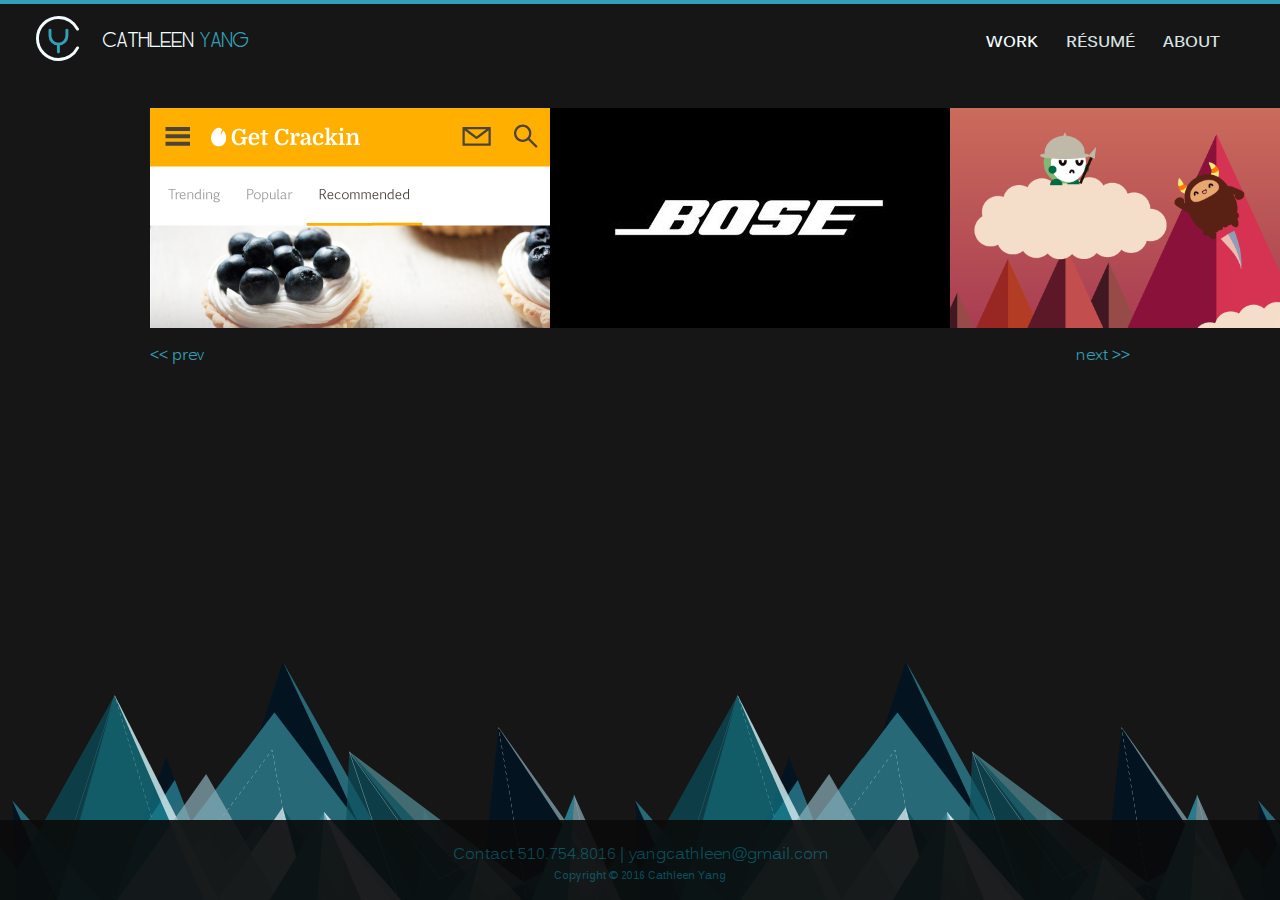
<file: index.html>
<!DOCTYPE html>
<html>
<head>
	<meta http-equiv="content-type" content="text/html; charset=utf-8">
	<meta name="msvalidate.01" content="02EA4F6C6E2A9CE431CB6147290B7927" />
	<title>Cathleen Yang</title>
	<link rel="stylesheet" type="text/css" href="css/style.css">


	<script src="https://code.jquery.com/jquery-1.12.4.js"></script>
	<script src="slidebox-master/slidebox.js"></script>

</head>
<body id="home">

<div id="container">
	<header>
		<div id="top_bar"></div>
		<div id="nav_content">
			<div id="logo">
				<a href="index.html">
					<div id="logo_img"><img src="images/logo-small.svg" alt=""></div>
				</a>
				<h1>CATHLEEN <span style="color: #33a0b7">YANG</span></h1>
			</div>
			<nav>
				<a href="index.html" id="worknav">Work</a>
				<a href="resume.pdf">Résumé</a>
				<a href="about.html" id="aboutnav">About</a>
			</nav>
		</div>
	</header>

	<div class="carousel">
		<ul id="carousel_content">
			<li class="main_content">
				<a href="getcrackin.html">
					<img src="images/getcrackinpreview.png" alt="" class="work" data-caption="">
				</a>
			</li>
			<li class="main_content">
				<a href="bose.html">
					<img src="images/bosepreview.png" alt="" class="work" data-caption="">
				</a>
			</li>
			<li class="main_content">
				<a href="skyhopper.html">
					<img src="images/skyhopperpreview.png" alt="" class="work" data-caption="Screen designs for a mobile game. Made in Adobe Illustrator and Photoshop. Link to design guide and flow diagram: https://goo.gl/4N7gMu">
				</a>
			</li>
			<li class="main_content">
				<a href="her.html">
					<img src="images/herpreview.png" alt="" data-caption="Promotional website project for a movie. Developed with HTML5, CSS3, and JavaScript. Link: https://people.rit.edu/~cxy1796/240/assignment2/index.html">
				</a>
			</li>
			<li class="main_content">
				<a href="javas.html">
					<img src="images/javashomepreview.png" alt="" class="work" data-caption="Designs for a class project to redo a website's design. Made in Adobe Illustrator and Photoshop.">
				</a>
			</li>
			<li class="main_content">
				<a href="dragonmandering.html">
					<img src="images/tilespreview.png" alt="" class="work" data-caption="Resource tiles for Dragon-Mandering, a game about dragons, gerrymandering, and possibly destroying friendships. Made in Adobe Illustrator.">
				</a>
			</li>
			<li class="main_content">
				<a href="joe.html">
					<img src="images/joepreview.png" alt="" class="work" data-caption="Character concept for a personal comic in development. Made in Adobe Illustrator.">
				</a>
			</li>
			<li class="main_content">
				<a href="untitledpainting.html">
					<img src="images/practicepreview.png" alt="" class="work" data-caption="Practice piece focused on a paint-like style. Made in Photoshop.">
				</a>
			</li>
			<li class="main_content">
				<a href="mugdesign.html">
					<img src="images/mugpreview.png" alt="" class="work" data-caption="Mug design for RIT's Department of Modern Languages and Cultures. Made in Adobe Illustrator and Photoshop.">
				</a>
			</li>
			<li>
				<a href="OwlPlanet.html">
					<img src="images/owlpreview.png" alt="">
				</a>
			</li>
		<!-- 	<li>
				<a href="theredstring.html">
					<img src="images/TheRedStringPreview.png" alt="">
				</a>
			</li> -->
		</ul>

	</div>

	<div class="carousel-left">&lt;&lt; prev</div>
	<div class="carousel-right">next &gt;&gt;</div>


	<footer>
		<div id="footer_bar">
			<div id="footer_info">
				<p id="contact">Contact 510.754.8016 | yangcathleen@gmail.com</p>
				<p id="copyright">Copyright &copy; 2016 Cathleen Yang</p>
			</div>
		</div>
	</footer>
</div>

		<script>
		window.onresize = function(evt)
		{

			var myDiv = document.getElementById("carousel_content");

			var newHeight = window.innerHeight * 0.4;
			//console.log(window.innerHeight);

			/*$("#carousel_content img").each(function(){
				$(this).attr("width",somewidth).attr("height",newHeight);

			});*/
 -->
			myDiv.setAttribute("style", "height: "+newHeight+"px");
		}
		</script>
		<script>
			slidebox({
            container : ".carousel",
            leftTrigger : ".carousel-left",
            rightTrigger : ".carousel-right",
            speed : "fast",
            length : "400"
        });
		</script>

</body>

</html>
</file>
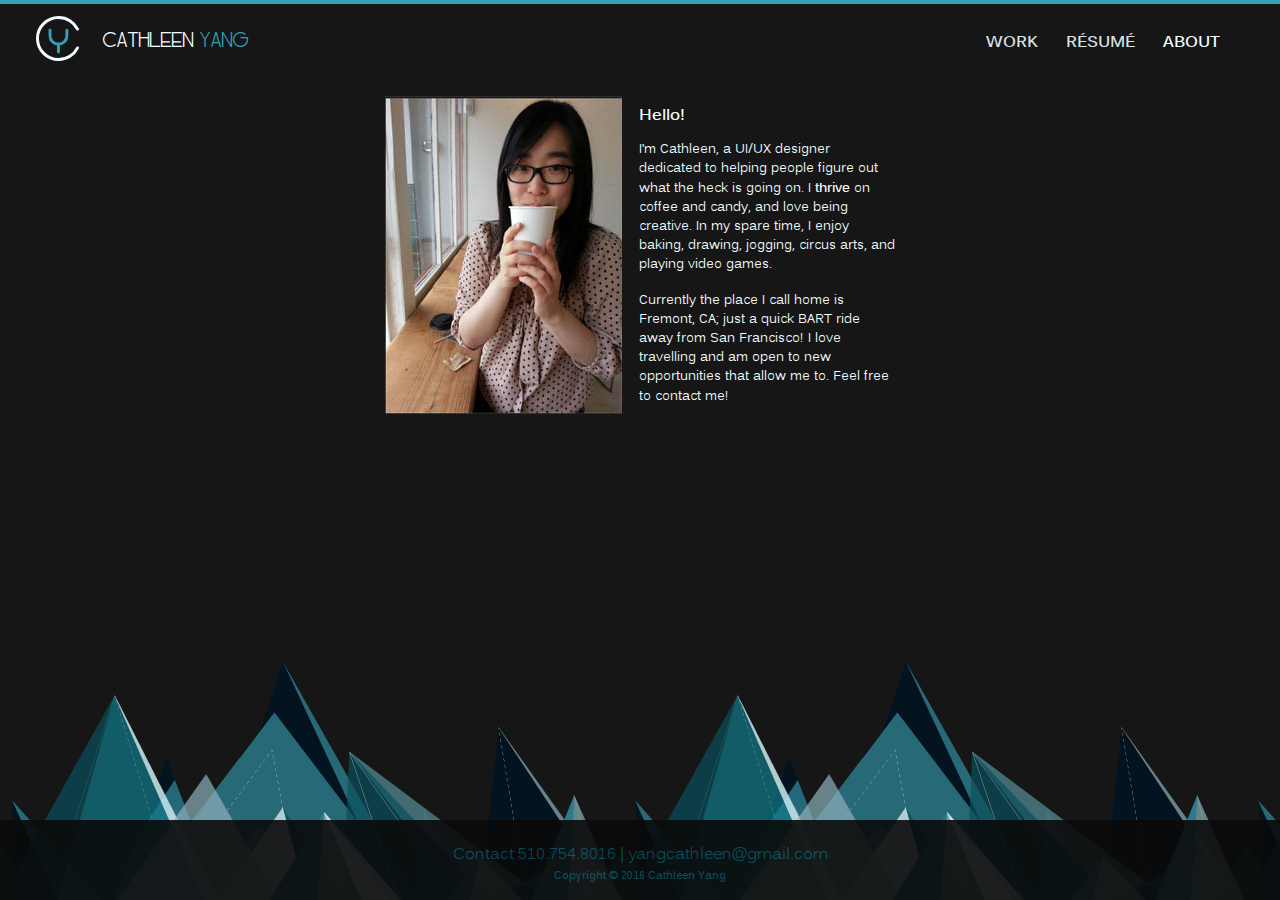
<file: about.html>
<!DOCTYPE html>
<html>
<head>
	<meta http-equiv="content-type" content="text/html; charset=utf-8">
	<meta name="msvalidate.01" content="02EA4F6C6E2A9CE431CB6147290B7927" />
	<title>Cathleen Yang</title>
	<link rel="stylesheet" type="text/css" href="css/about.css">

	<script src="http://code.jquery.com/jquery-1.10.2.js"></script>
	<script src="slidebox-master/slidebox.js"></script> 

</head>
<body id="aboutpage">
	
<div id="container">
	<header>
		<div id="top_bar"></div>
		<div id="nav_content">
			<div id="logo">
				<a href="index.html">
					<div id="logo_img"><img src="images/logo-small.svg" alt=""></div>
				</a>
				<h1>Cathleen <span style="color: #33a0b7">Yang</span></h1>
			</div>
			<nav>
				<a href="index.html" id="worknav">Work</a>
				<a href="resume.pdf">Résumé</a>
				<a href="about.html" id="aboutnav">About</a>				
			</nav>
		</div>
	</header>

	<div id="content">

		<div id="profile">
			<img src="images/picture.jpg" alt="">
		</div>

		<div id="about">
			<h3>Hello!</h3>
			<br />
			<p>
				I’m Cathleen, a UI/UX designer dedicated to helping people figure out what the heck is going on. I <span style="color: #f3fdff; font-weight: bold;">thrive</span> on coffee and candy, and love being creative. In my spare time, I enjoy baking, drawing, jogging, circus arts, and playing video games.
			</p>
			<br />
			<p>
				Currently the place I call home is Fremont, CA; just a quick BART ride away from San Francisco! I love travelling and am open to new opportunities that allow me to. Feel free to contact me!
			</p>
		</div>

	</div>

	<footer>
		<div id="footer_bar">
			<div id="footer_info">
				<p id="contact">Contact 510.754.8016 | yangcathleen@gmail.com</p>
				<p id="copyright">Copyright &copy; 2016 Cathleen Yang</p>
			</div>
		</div>
	</footer>
</div>

</body>

</html>
</file>
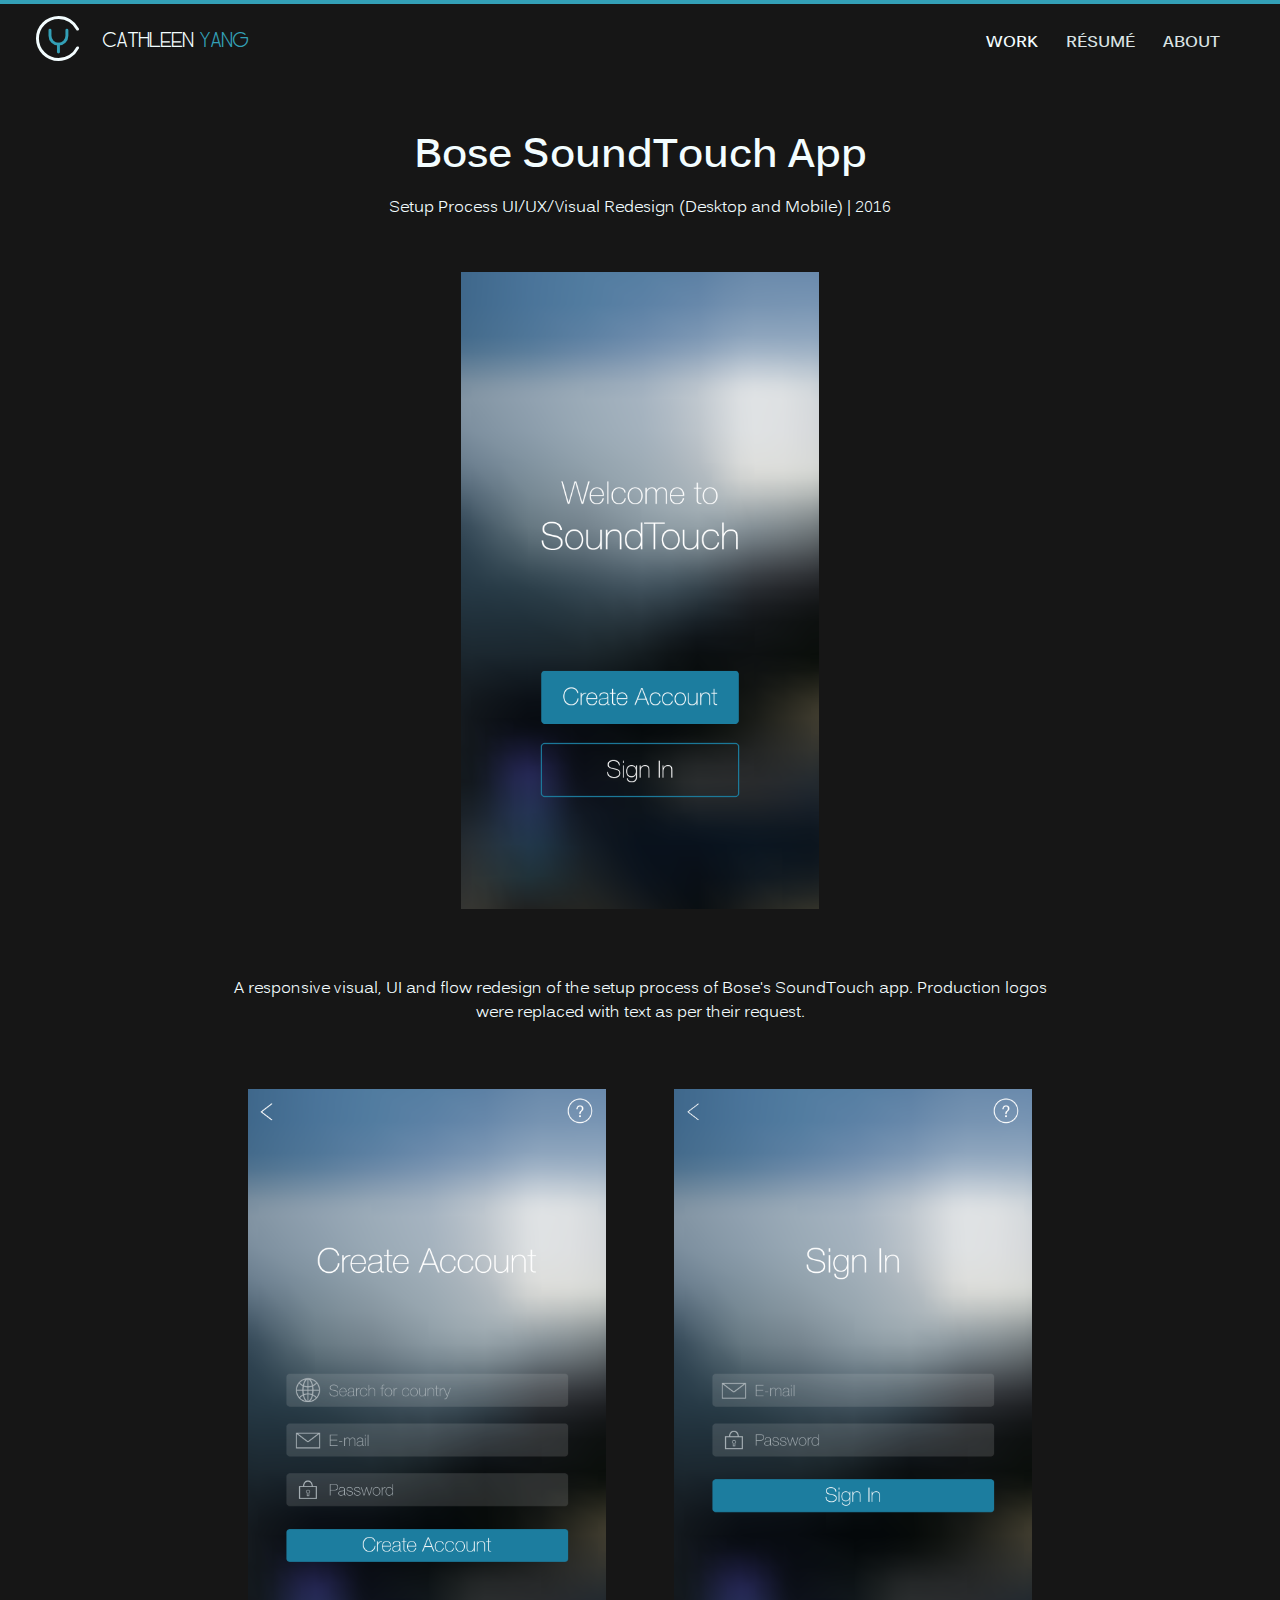
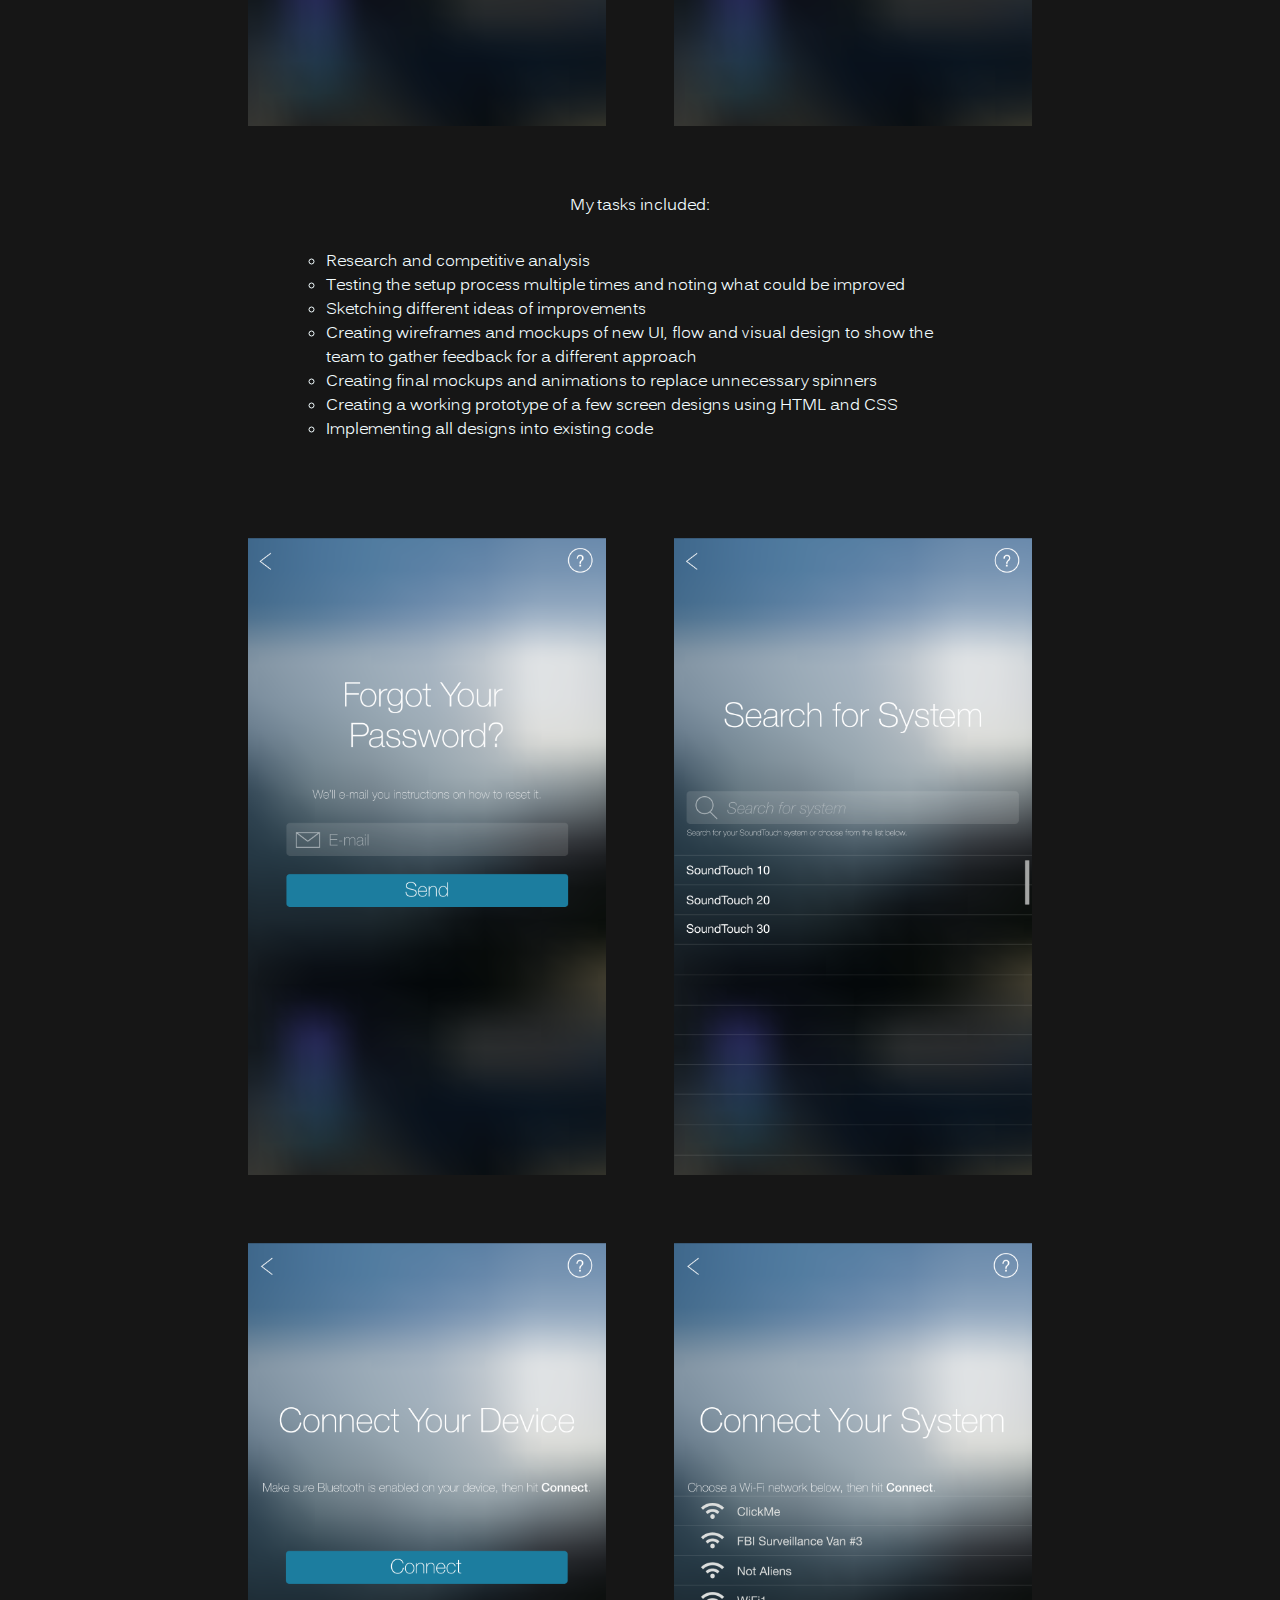
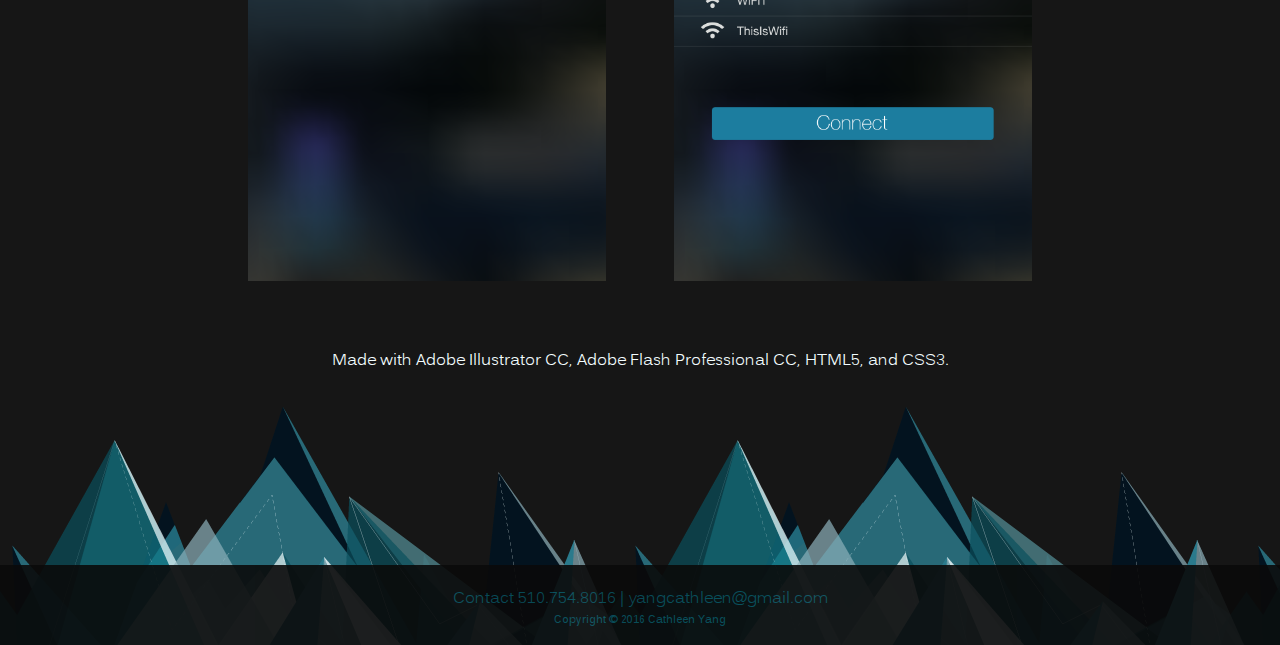
<file: bose.html>
<!DOCTYPE html>
<html>
<head>
	<meta http-equiv="content-type" content="text/html; charset=utf-8">
	<meta name="msvalidate.01" content="02EA4F6C6E2A9CE431CB6147290B7927" />
	<title>Cathleen Yang</title>
	<link rel="stylesheet" type="text/css" href="css/portfoliopage.css">

	<script src="http://code.jquery.com/jquery-1.10.2.js"></script>
	<script src="slidebox-master/slidebox.js"></script> 

</head>
<body id="home">
	
<div id="container">
	<header>
		<div id="top_bar"></div>
		<div id="nav_content">
			<div id="logo">
				<a href="index.html">
					<div id="logo_img"><img src="images/logo-small.svg" alt=""></div>
				</a>
				<h1>Cathleen <span style="color: #33a0b7">Yang</span></h1>
			</div>
			<nav>
				<a href="index.html" id="worknav">Work</a>
				<a href="resume.pdf">Résumé</a>
				<a href="about.html" id="aboutnav">About</a>				
			</nav>
		</div>
	</header>

	<div id="content">
		<h1>Bose SoundTouch App</h1>
		<h2>Setup Process UI/UX/Visual Redesign (Desktop and Mobile) | 2016</h2>
		
		<img src="images/bose1.png" alt="" width="40%">
		<p>
			A responsive visual, UI and flow redesign of the setup process of Bose's SoundTouch app. Production logos were replaced with text as per their request.
			
		</p>	

		<img src="images/bose2.png" alt="" width="40%">
		<img src="images/bose3.png" alt="" width="40%">

		<p>
			My tasks included:
			<ul>
				
				<li>Research and competitive analysis</li>
				<li>Testing the setup process multiple times and noting what could be improved</li>
				<li>Sketching different ideas of improvements</li>
				<li>Creating wireframes and mockups of new UI, flow and visual design to show the team to gather feedback for a different approach</li>
				<li>Creating final mockups and animations to replace unnecessary spinners</li>
				<li>Creating a working prototype of a few screen designs using HTML and CSS</li>
				<li>Implementing all designs into existing code</li>
			</ul>
		</p>

		<img src="images/bose4.png" alt="" width="40%">		
		<img src="images/bose5.png" alt="" width="40%">
		<img src="images/bose6.png" alt="" width="40%">
		<img src="images/bose7.png" alt="" width="40%">

	<!-- 		I looked at reviews of the app and its setup process, looked at previous competitive analysis, and also tested the process multiple times myself, noting what could be improved. I then sketched out different ideas of how it could be improved, created wireframes and mockups to show the team and discuss, then used their feedback to come up with a different approach. Afterwards, I created animations to replace spinners and a working prototype of a few setup screens using HTML and CSS, all of which I implemented fully into existing code.  -->
		
		
		<p>
			Made with Adobe Illustrator CC, Adobe Flash Professional CC, HTML5, and CSS3. 
		</p>	
	</div>

	<footer>
		<div id="footer_bar">
			<div id="footer_info">
				<p id="contact">Contact 510.754.8016 | yangcathleen@gmail.com</p>
				<p id="copyright">Copyright &copy; 2016 Cathleen Yang</p>
			</div>
		</div>
	</footer>
</div>

</body>

</html>
</file>
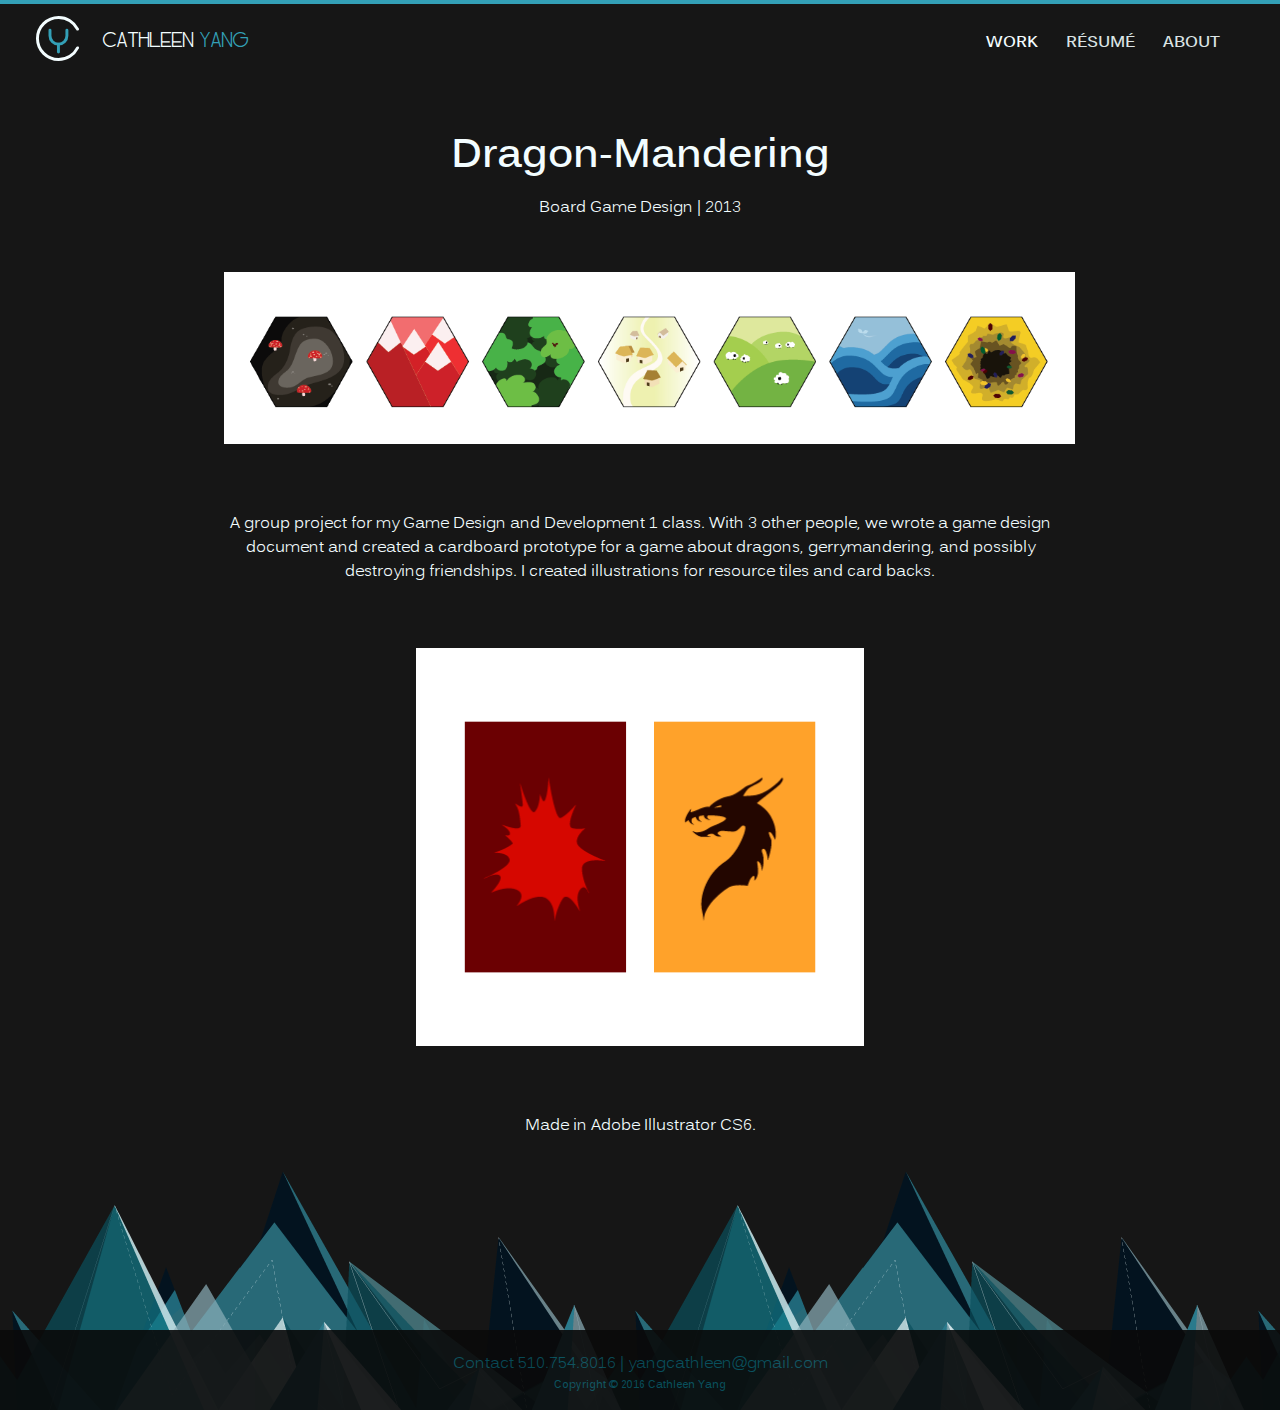
<file: dragonmandering.html>
<!DOCTYPE html>
<html>
<head>
	<meta http-equiv="content-type" content="text/html; charset=utf-8">
	<meta name="msvalidate.01" content="02EA4F6C6E2A9CE431CB6147290B7927" />
	<title>Cathleen Yang</title>
	<link rel="stylesheet" type="text/css" href="css/portfoliopage.css">

	<script src="http://code.jquery.com/jquery-1.10.2.js"></script>
	<script src="slidebox-master/slidebox.js"></script> 

</head>
<body id="home">
	
<div id="container">
	<header>
		<div id="top_bar"></div>
		<div id="nav_content">
			<div id="logo">
				<a href="index.html">
					<div id="logo_img"><img src="images/logo-small.svg" alt=""></div>
				</a>
				<h1>Cathleen <span style="color: #33a0b7">Yang</span></h1>
			</div>
			<nav>
				<a href="index.html" id="worknav">Work</a>
				<a href="resume.pdf">Résumé</a>
				<a href="about.html" id="aboutnav">About</a>				
			</nav>
		</div>
	</header>

	<div id="content">
		<h1>Dragon-Mandering</h1>
		<h2>Board Game Design | 2013</h2>
		
		<img src="images/tilescleaned.png" alt="" width="95%">
		<p>
			A group project for my Game Design and Development 1 class. With 3 other people, we wrote a game design document and created a cardboard prototype for a game about dragons, gerrymandering, and possibly destroying friendships. I created illustrations for resource tiles and card backs.
		</p>
		
		<img src="images/cardbacks.png" alt="" width="50%">
		
		<p>
			Made in Adobe Illustrator CS6.
		</p>	
	</div>

	<footer>
		<div id="footer_bar">
			<div id="footer_info">
				<p id="contact">Contact 510.754.8016 | yangcathleen@gmail.com</p>
				<p id="copyright">Copyright &copy; 2016 Cathleen Yang</p>
			</div>
		</div>
	</footer>
</div>

</body>

</html>
</file>
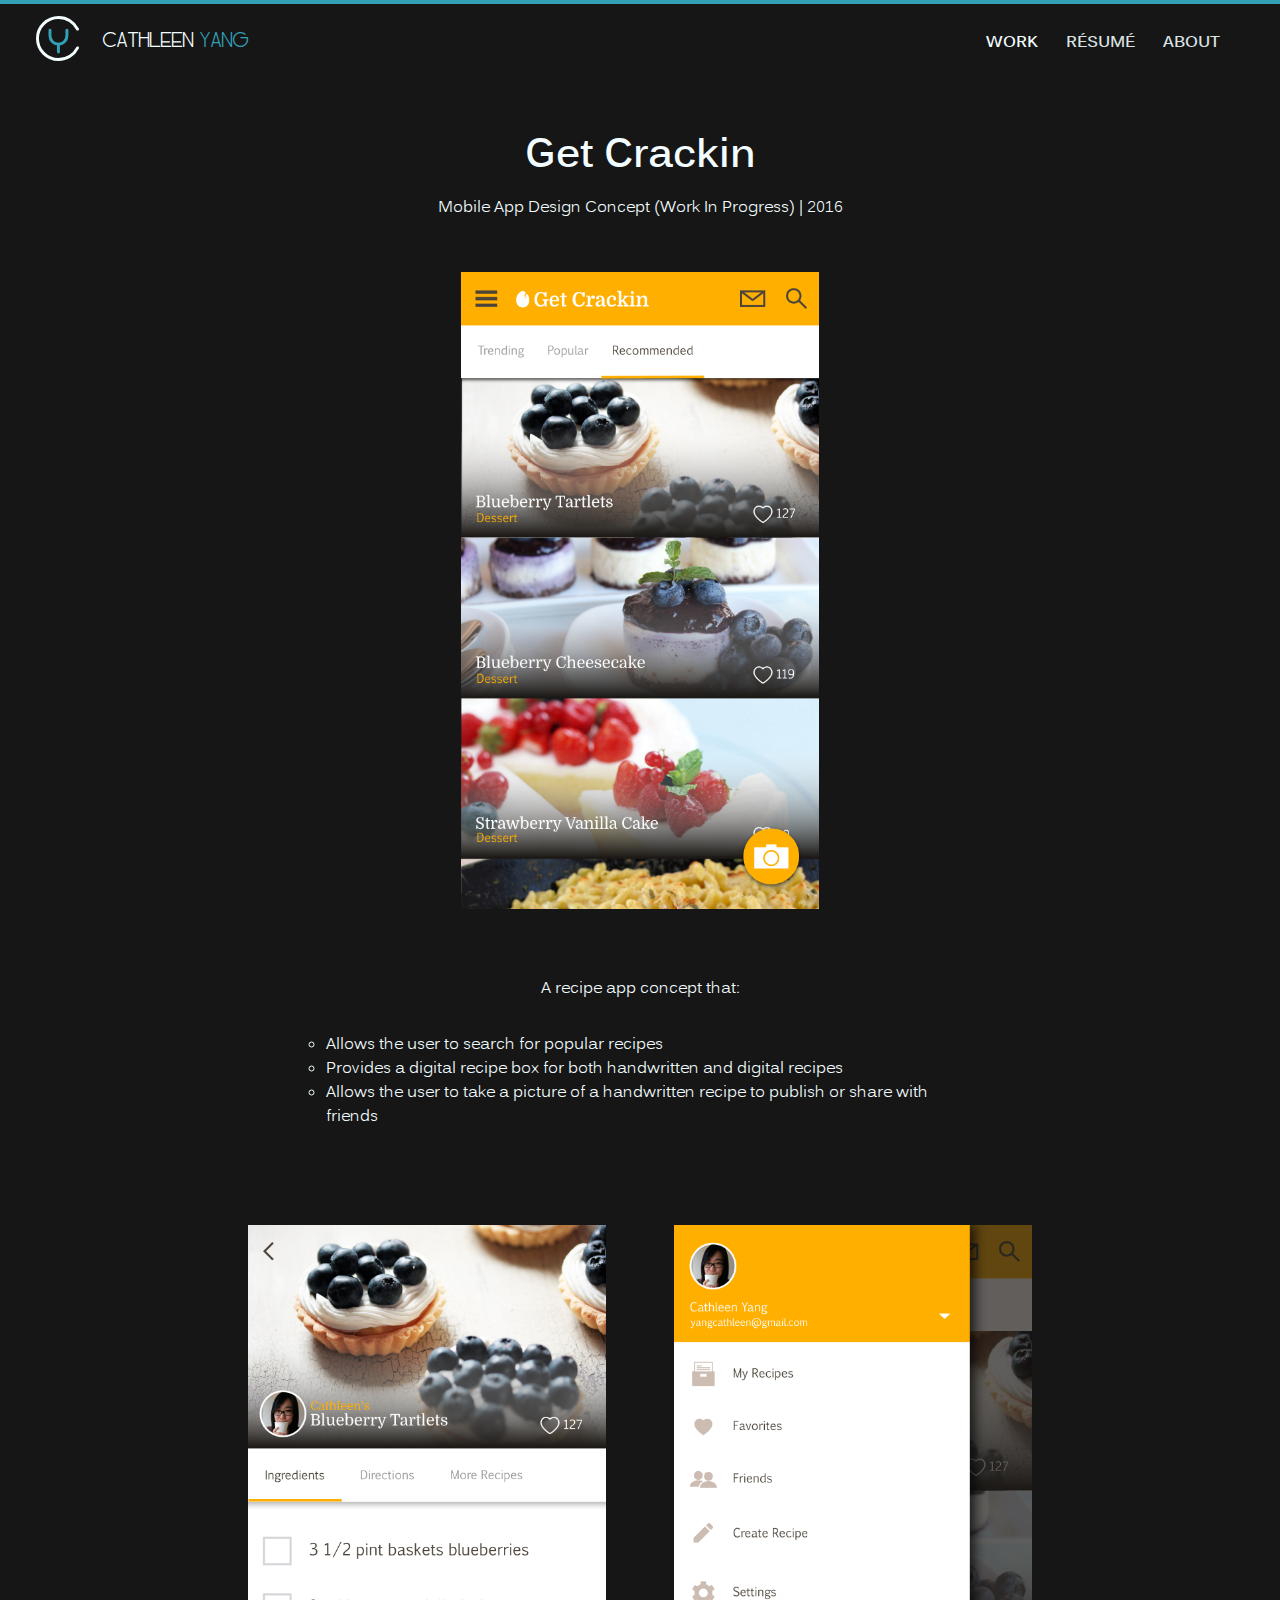
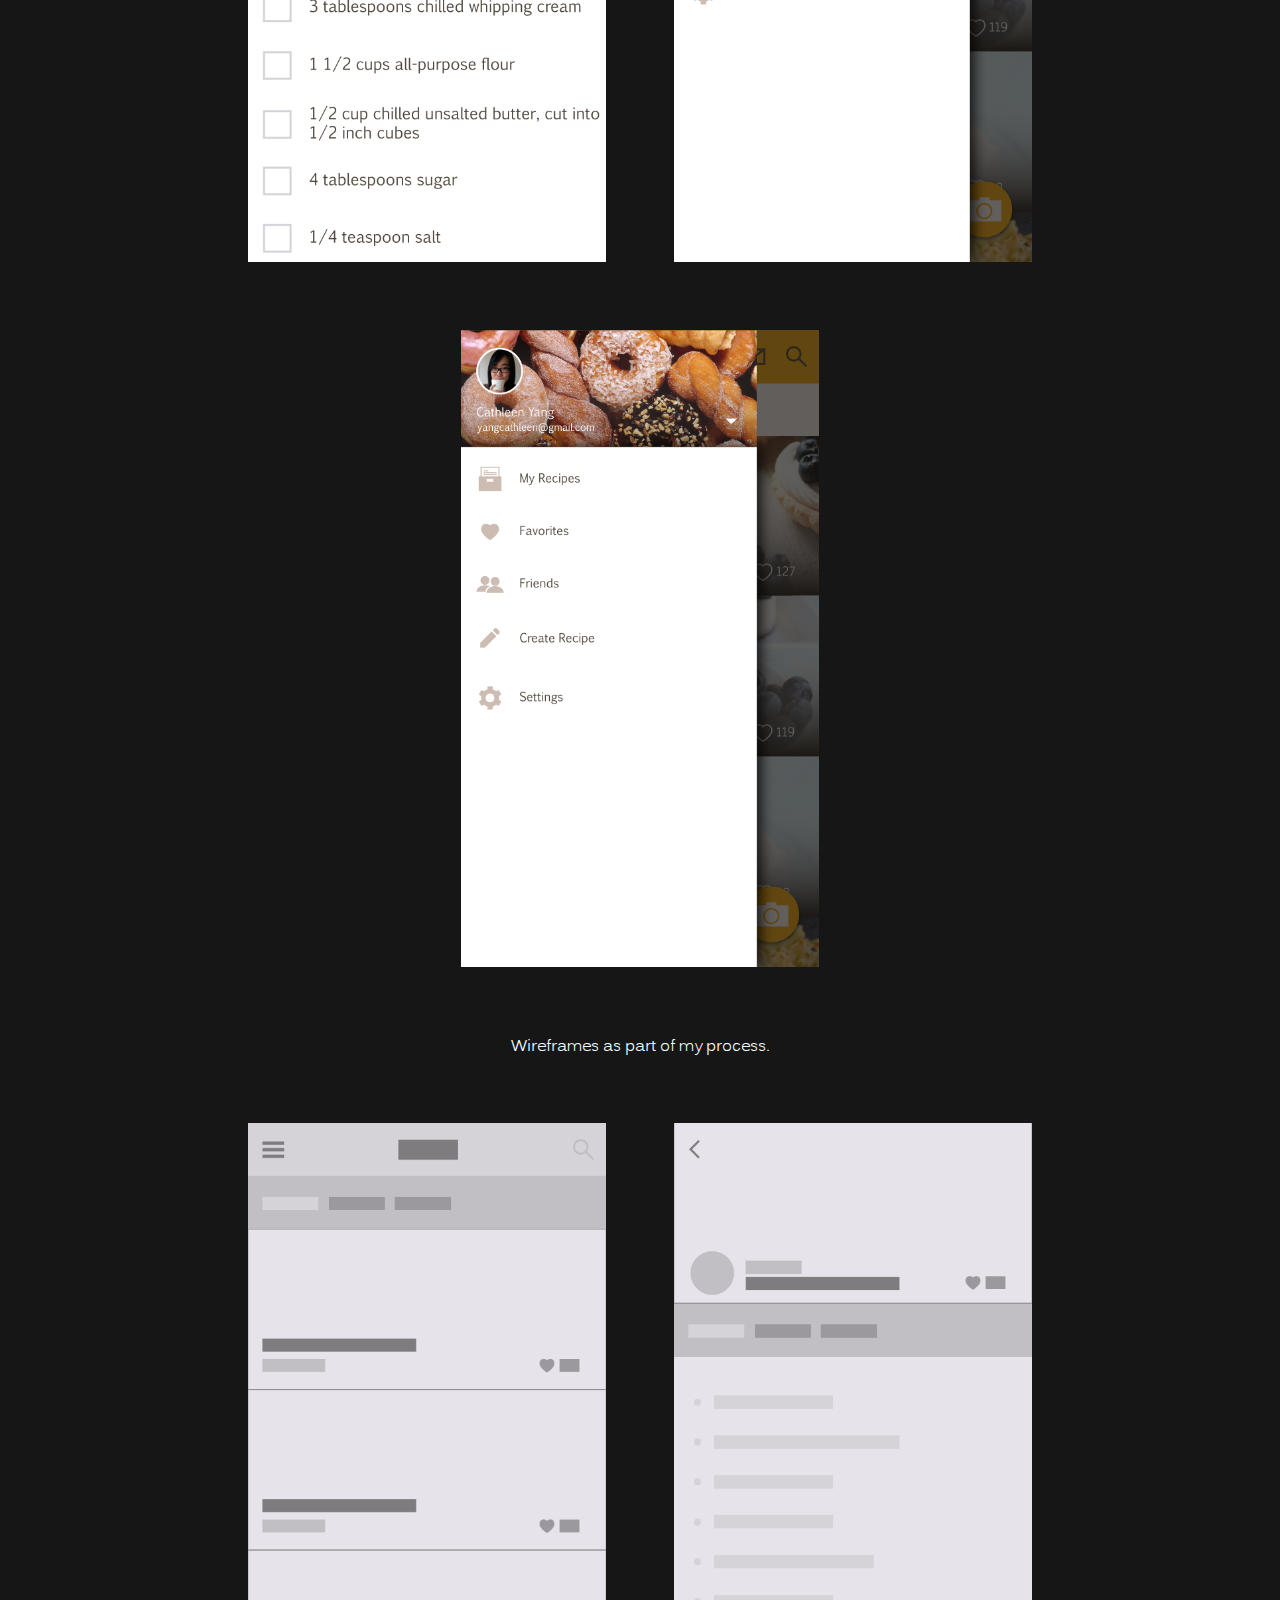
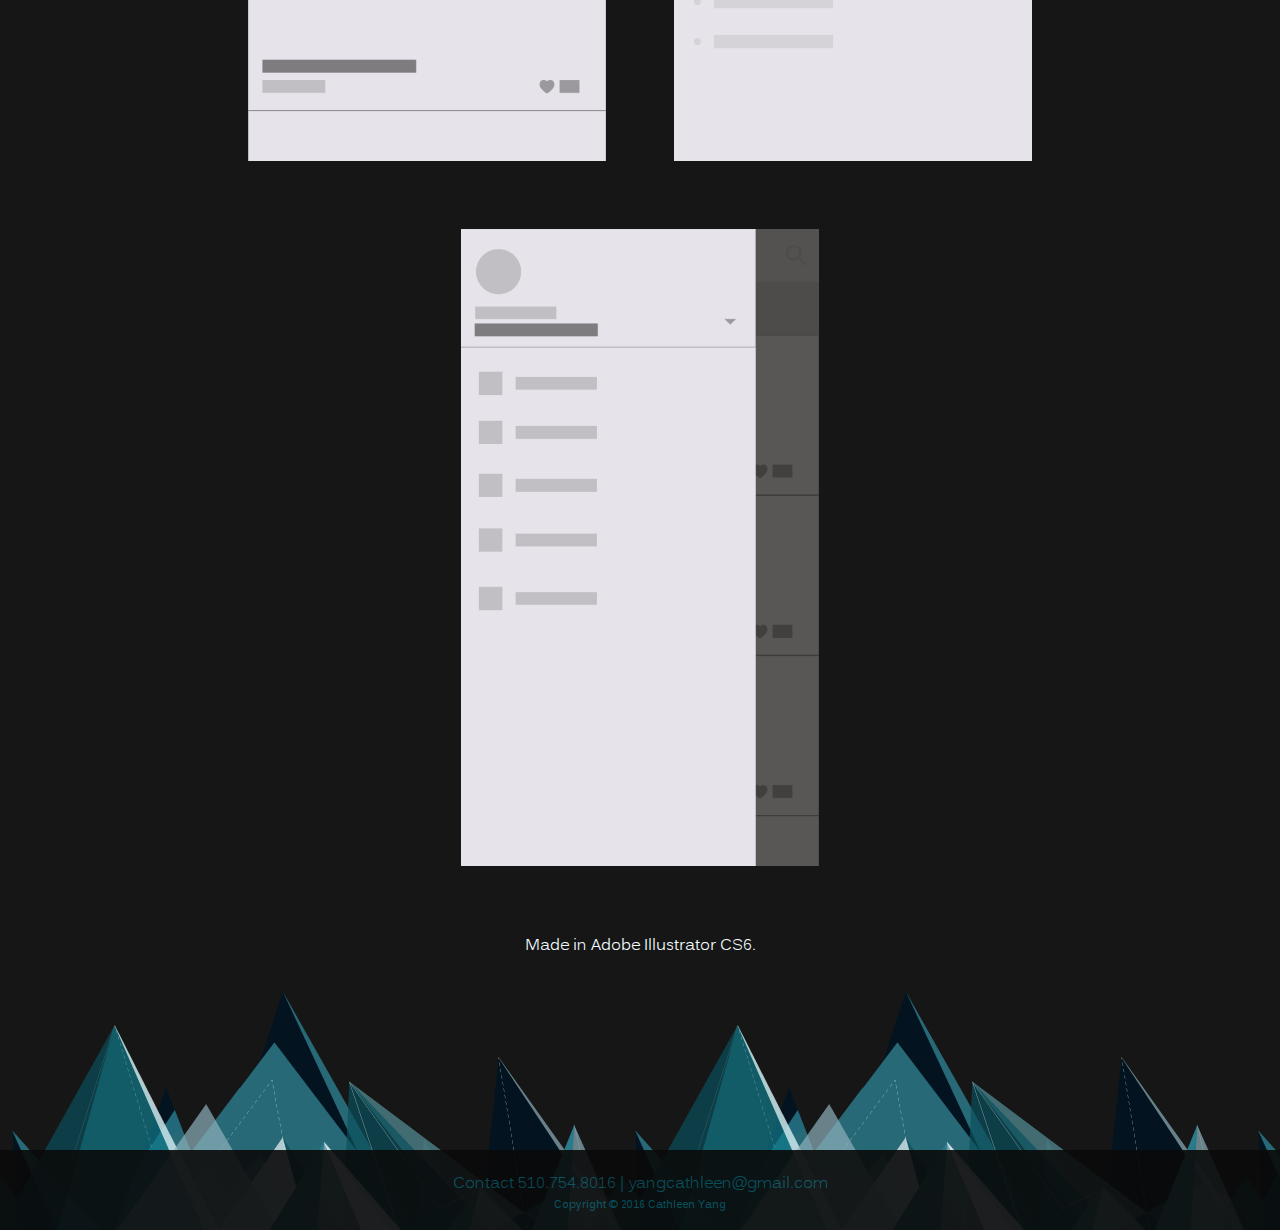
<file: getcrackin.html>
<!DOCTYPE html>
<html>
<head>
	<meta http-equiv="content-type" content="text/html; charset=utf-8">
	<meta name="msvalidate.01" content="02EA4F6C6E2A9CE431CB6147290B7927" />
	<title>Cathleen Yang</title>
	<link rel="stylesheet" type="text/css" href="css/portfoliopage.css">

	<script src="http://code.jquery.com/jquery-1.10.2.js"></script>
	<script src="slidebox-master/slidebox.js"></script> 

</head>
<body id="home">
	
<div id="container">
	<header>
		<div id="top_bar"></div>
		<div id="nav_content">
			<div id="logo">
				<a href="index.html">
					<div id="logo_img"><img src="images/logo-small.svg" alt=""></div>
				</a>
				<h1>Cathleen <span style="color: #33a0b7">Yang</span></h1>
			</div>
			<nav>
				<a href="index.html" id="worknav">Work</a>
				<a href="resume.pdf">Résumé</a>
				<a href="about.html" id="aboutnav">About</a>				
			</nav>
		</div>
	</header>

	<div id="content">
		<h1>Get Crackin</h1>
		<h2>Mobile App Design Concept (Work In Progress) | 2016</h2>
		
		<img src="images/recipe1.png" alt="" width="40%">
		<p>
			A recipe app concept that:
			<ul>
				<li>
					Allows the user to search for popular recipes
				</li>
				<li>
					Provides a digital recipe box for both handwritten and digital recipes
				</li>
				<li>
					Allows the user to take a picture of a handwritten recipe to publish or share with friends
				</li>
			</ul>

	<!-- 		I had the idea for an app that not only allows you to search for popular recipes easily, but to also provide a digital recipe box to keep your handwritten and digital recipes organized. You would be able to take a picture of a handwritten recipe, have the app format it for you, and then it would allow you to publish it or send it to a friend privately.  -->
		</p>
		<img src="images/recipe4.png" alt="" width="40%">
		<img src="images/recipe2.png" alt="" width="40%">
		<img src="images/recipe3.png" alt="" width="40%">
		
		<p> 
			Wireframes as part of my process.
		</p>

		<img src="images/wireframe1.png" alt="" width="40%">
		<img src="images/wireframe2.png" alt="" width="40%">
		<img src="images/wireframe3.png" alt="" width="40%">

		<p>
			Made in Adobe Illustrator CS6.
		</p>	
	</div>

	<footer>
		<div id="footer_bar">
			<div id="footer_info">
				<p id="contact">Contact 510.754.8016 | yangcathleen@gmail.com</p>
				<p id="copyright">Copyright &copy; 2016 Cathleen Yang</p>
			</div>
		</div>
	</footer>
</div>

</body>

</html>
</file>
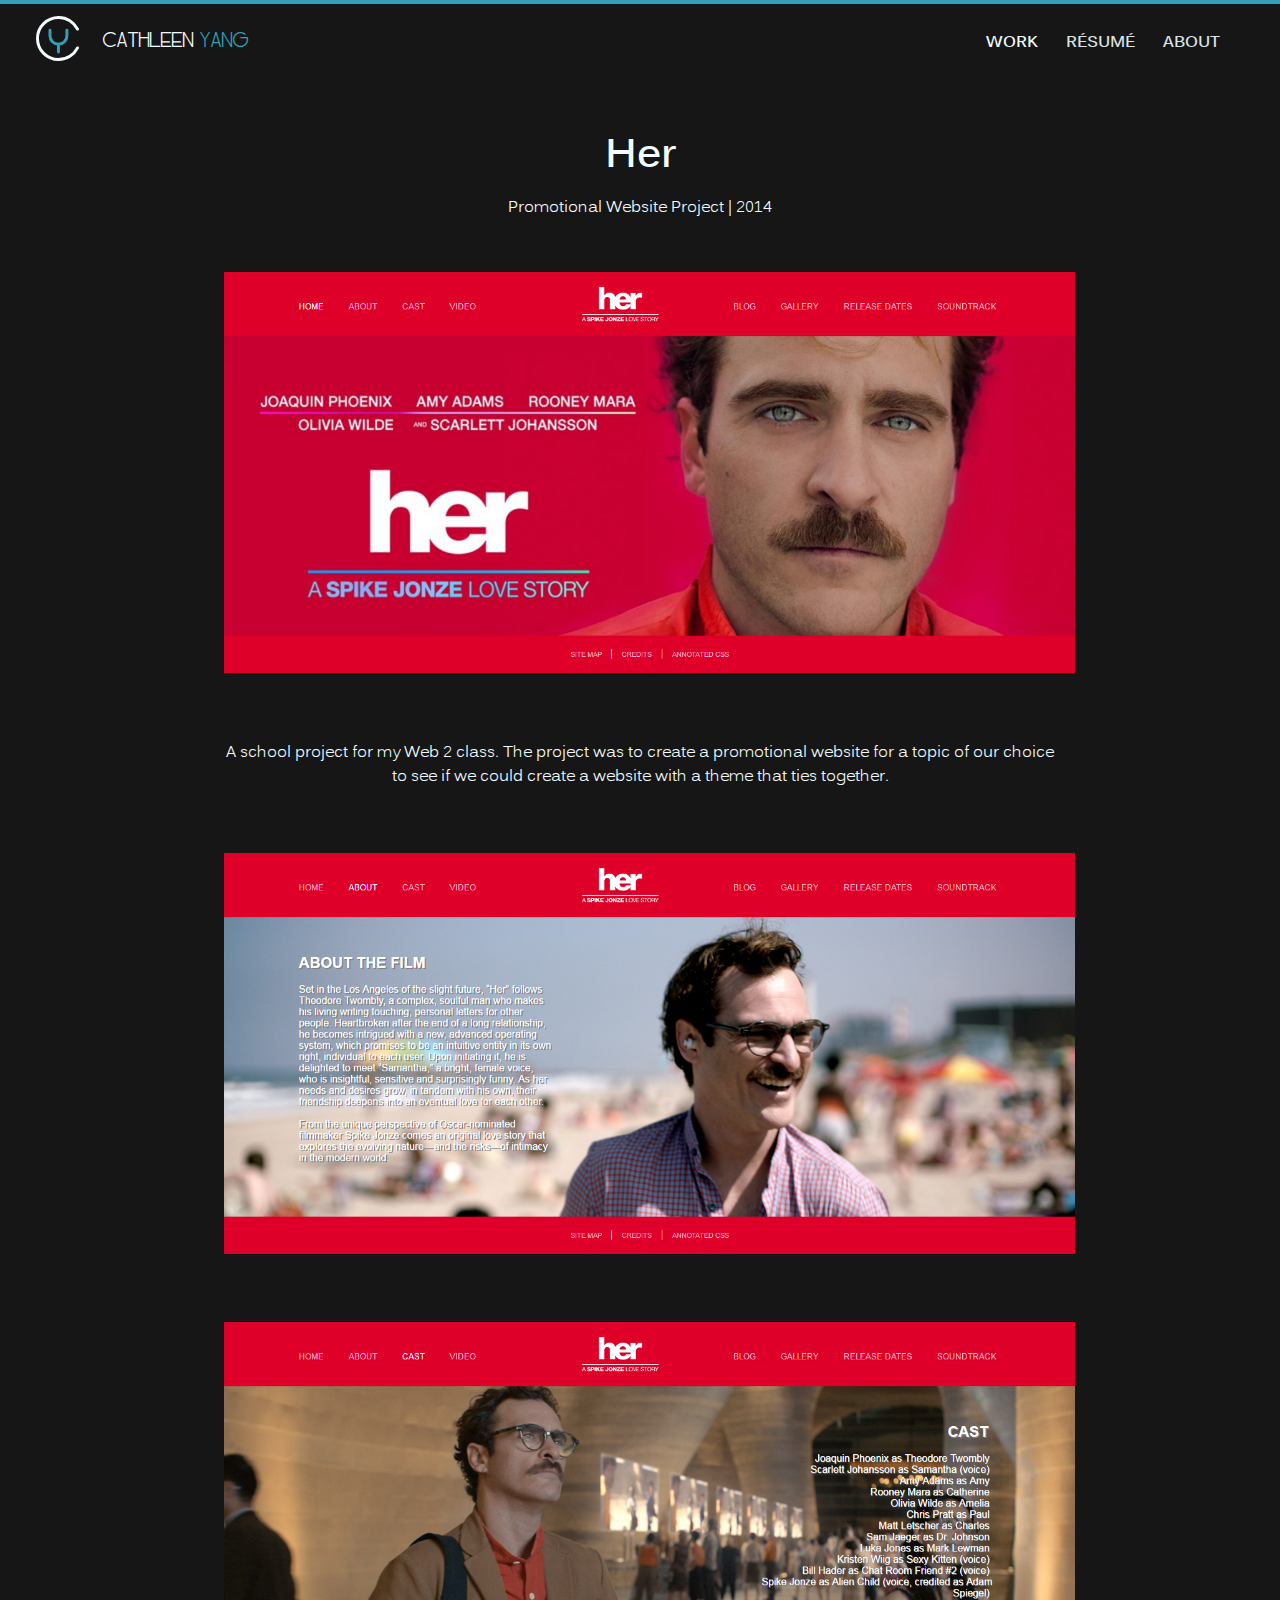
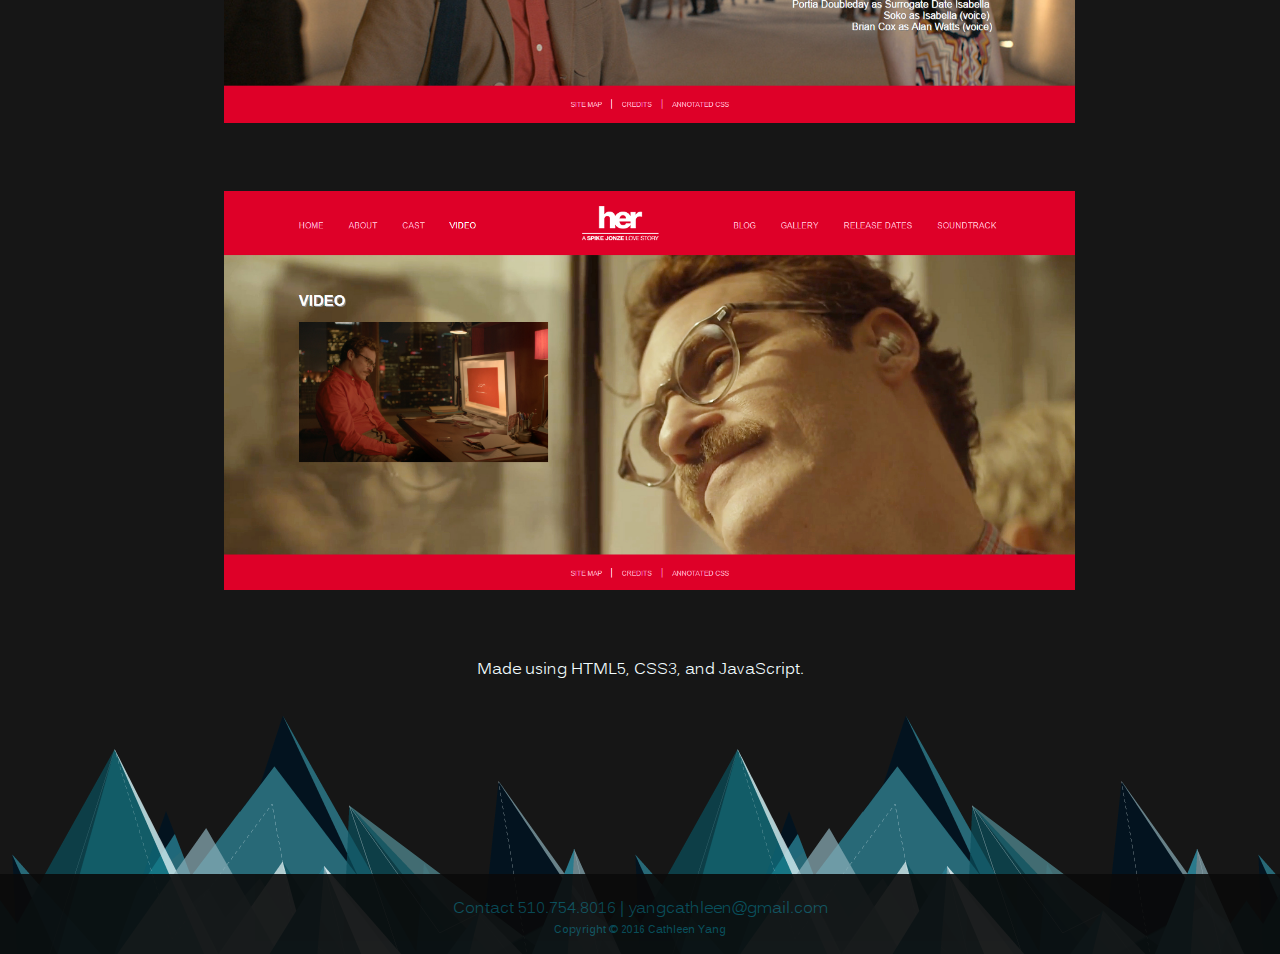
<file: her.html>
<!DOCTYPE html>
<html>
<head>
	<meta http-equiv="content-type" content="text/html; charset=utf-8">
	<meta name="msvalidate.01" content="02EA4F6C6E2A9CE431CB6147290B7927" />
	<title>Cathleen Yang</title>
	<link rel="stylesheet" type="text/css" href="css/portfoliopage.css">

	<script src="http://code.jquery.com/jquery-1.10.2.js"></script>
	<script src="slidebox-master/slidebox.js"></script> 

</head>
<body id="home">
	
<div id="container">
	<header>
		<div id="top_bar"></div>
		<div id="nav_content">
			<div id="logo">
				<a href="index.html">
					<div id="logo_img"><img src="images/logo-small.svg" alt=""></div>
				</a>
				<h1>Cathleen <span style="color: #33a0b7">Yang</span></h1>
			</div>
			<nav>
				<a href="index.html" id="worknav">Work</a>
				<a href="resume.pdf">Résumé</a>
				<a href="about.html" id="aboutnav">About</a>				
			</nav>
		</div>
	</header>

	<div id="content">
		<h1>Her</h1>
		<h2>Promotional Website Project | 2014</h2>
		
		<img src="images/her1.png" alt="" width="95%">
		<p>
			A school project for my Web 2 class. The project was to create a promotional website for a topic of our choice to see if we could create a website with a theme that ties together.  
		</p>

		<img src="images/her2.png" alt="" width="95%">
		<img src="images/her3.png" alt="" width="95%">
		<img src="images/her4.png" alt="" width="95%">
		
		<p>
			Made using HTML5, CSS3, and JavaScript.
		</p>	
	</div>

	<footer>
		<div id="footer_bar">
			<div id="footer_info">
				<p id="contact">Contact 510.754.8016 | yangcathleen@gmail.com</p>
				<p id="copyright">Copyright &copy; 2016 Cathleen Yang</p>
			</div>
		</div>
	</footer>
</div>

</body>

</html>
</file>
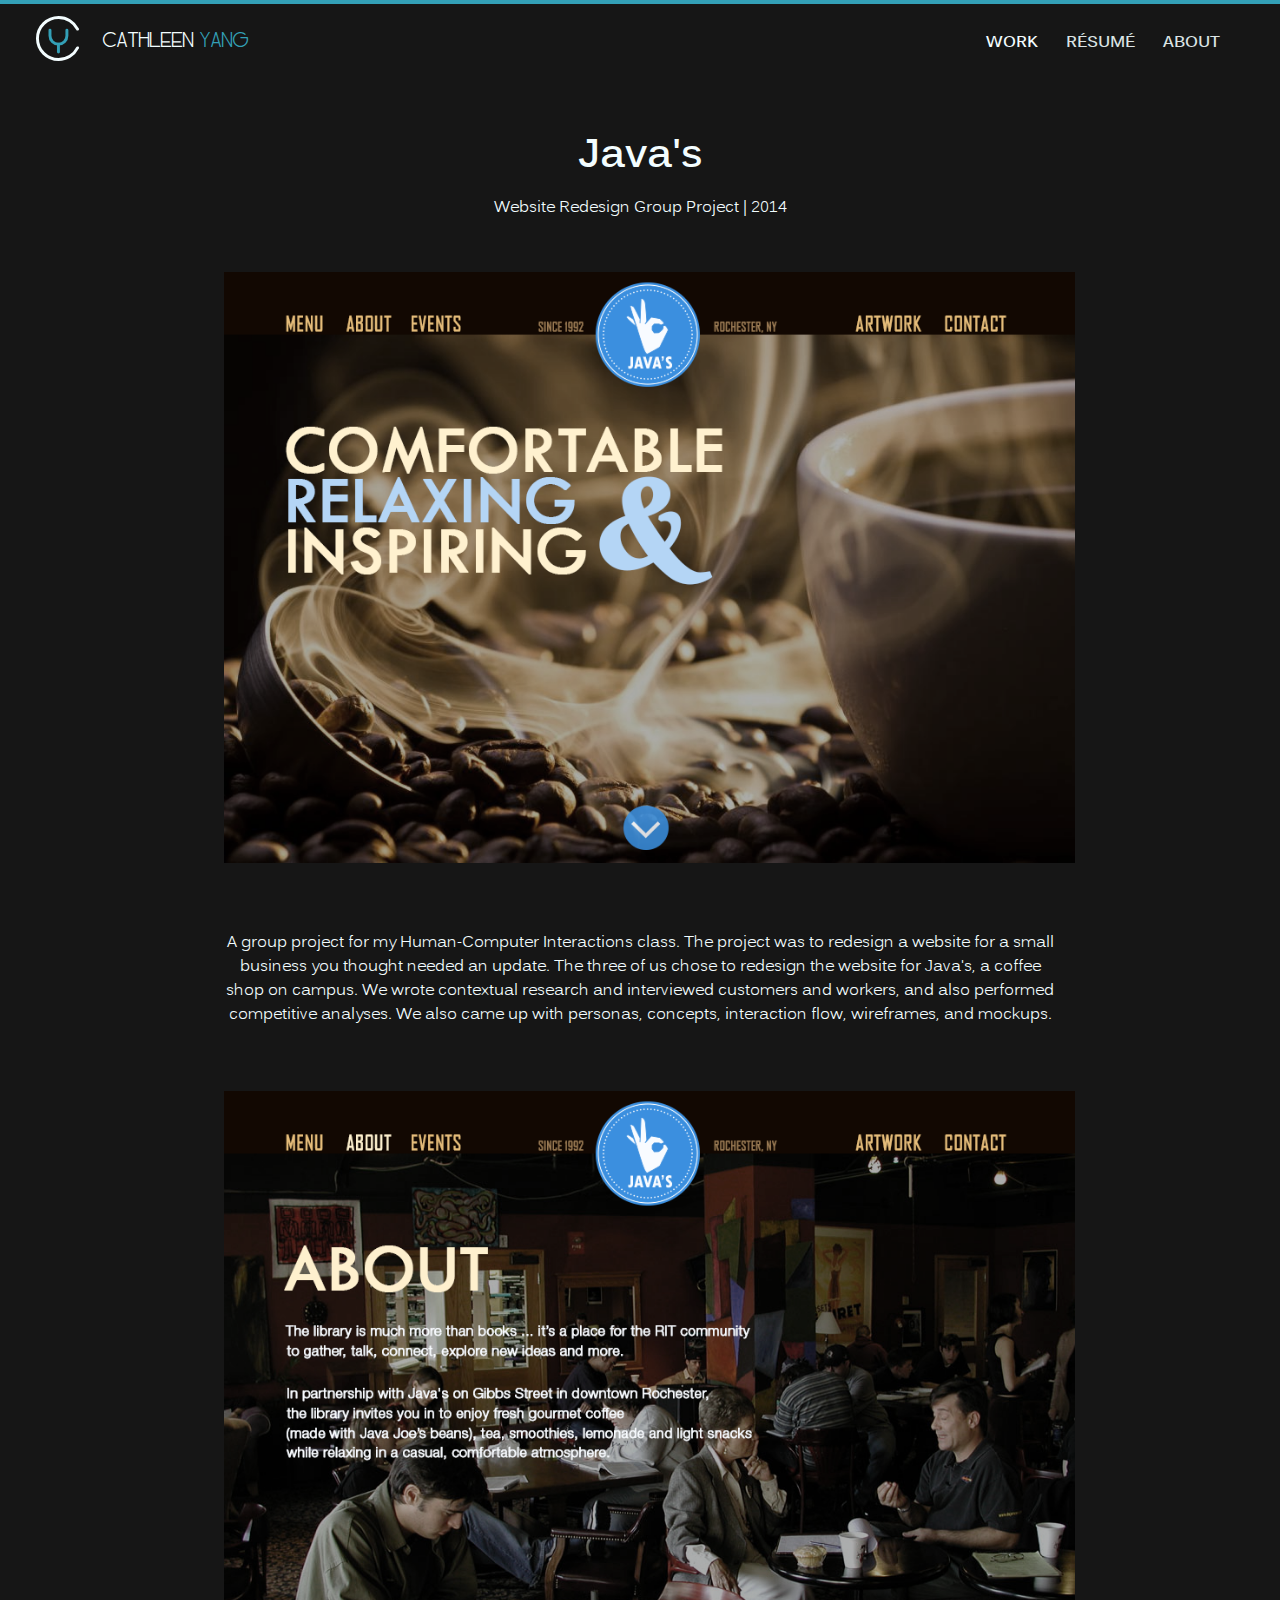
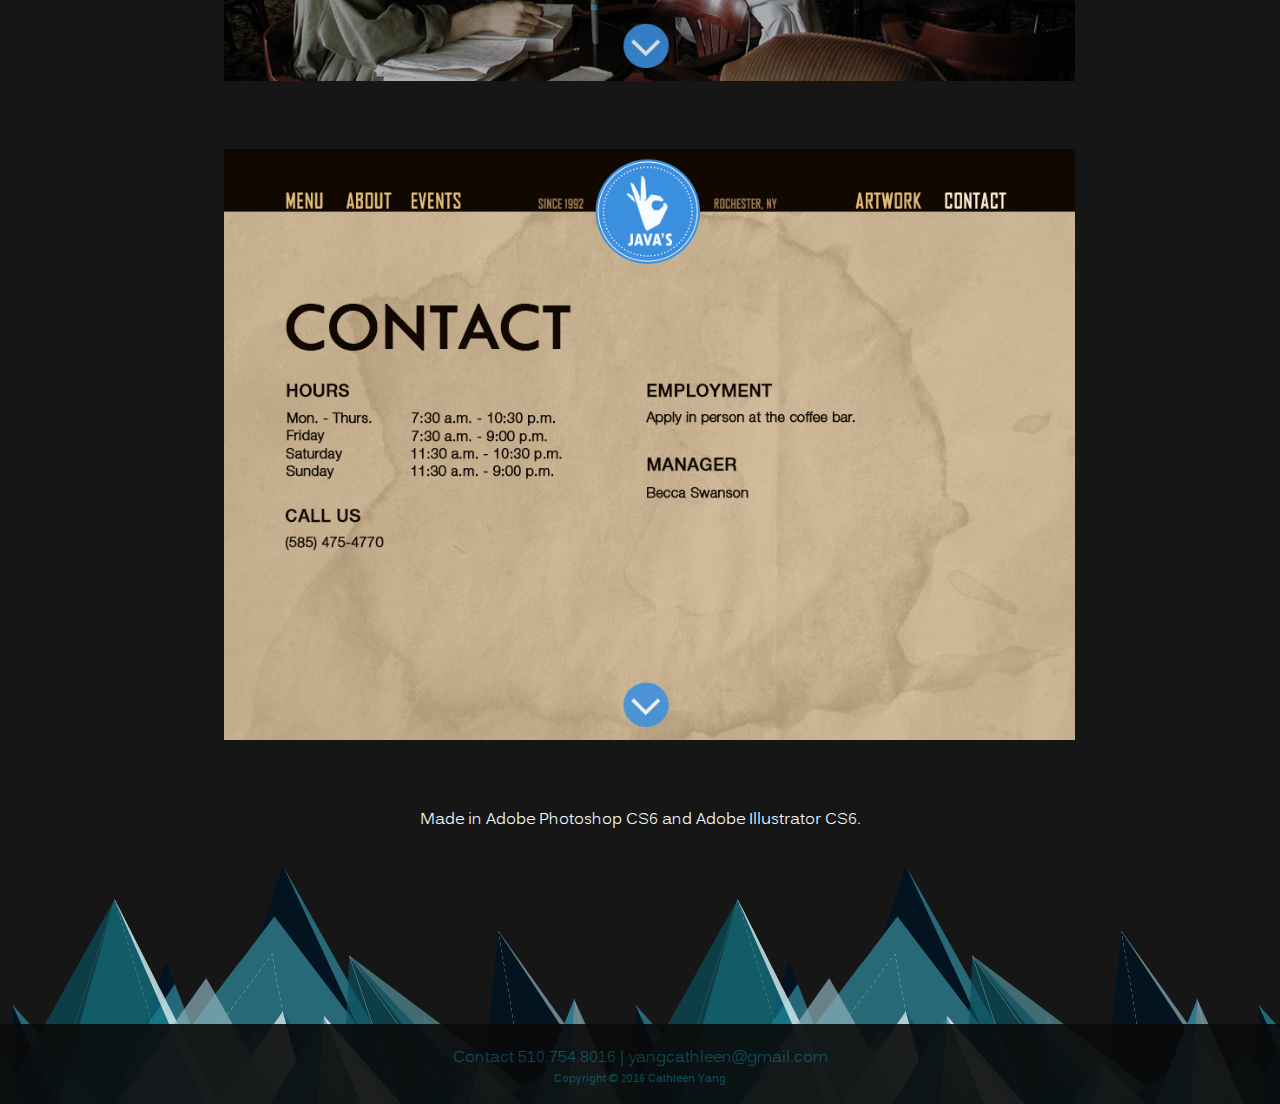
<file: javas.html>
<!DOCTYPE html>
<html>
<head>
	<meta http-equiv="content-type" content="text/html; charset=utf-8">
	<meta name="msvalidate.01" content="02EA4F6C6E2A9CE431CB6147290B7927" />
	<title>Cathleen Yang</title>
	<link rel="stylesheet" type="text/css" href="css/portfoliopage.css">

	<script src="http://code.jquery.com/jquery-1.10.2.js"></script>
	<script src="slidebox-master/slidebox.js"></script> 

</head>
<body id="home">
	
<div id="container">
	<header>
		<div id="top_bar"></div>
		<div id="nav_content">
			<div id="logo">
				<a href="index.html">
					<div id="logo_img"><img src="images/logo-small.svg" alt=""></div>
				</a>
				<h1>Cathleen <span style="color: #33a0b7">Yang</span></h1>
			</div>
			<nav>
				<a href="index.html" id="worknav">Work</a>
				<a href="resume.pdf">Résumé</a>
				<a href="about.html" id="aboutnav">About</a>				
			</nav>
		</div>
	</header>

	<div id="content">
		<h1>Java's</h1>
		<h2>Website Redesign Group Project | 2014</h2>
		
		<img src="images/javas1.png" alt="" width="95%">
		<p>
			A group project for my Human-Computer Interactions class. The project was to redesign a website for a small business you thought needed an update. The three of us chose to redesign the website for Java's, a coffee shop on campus. We wrote contextual research and interviewed customers and workers, and also performed competitive analyses. We also came up with personas, concepts, interaction flow, wireframes, and mockups.   
		</p>
		
		<img src="images/javas2.png" alt="" width="95%">
		

		<img src="images/javas3.png" alt="" width="95%">
		
		<p>
			Made in Adobe Photoshop CS6 and Adobe Illustrator CS6.
		</p>	
	</div>

	<footer>
		<div id="footer_bar">
			<div id="footer_info">
				<p id="contact">Contact 510.754.8016 | yangcathleen@gmail.com</p>
				<p id="copyright">Copyright &copy; 2016 Cathleen Yang</p>
			</div>
		</div>
	</footer>
</div>

</body>

</html>
</file>
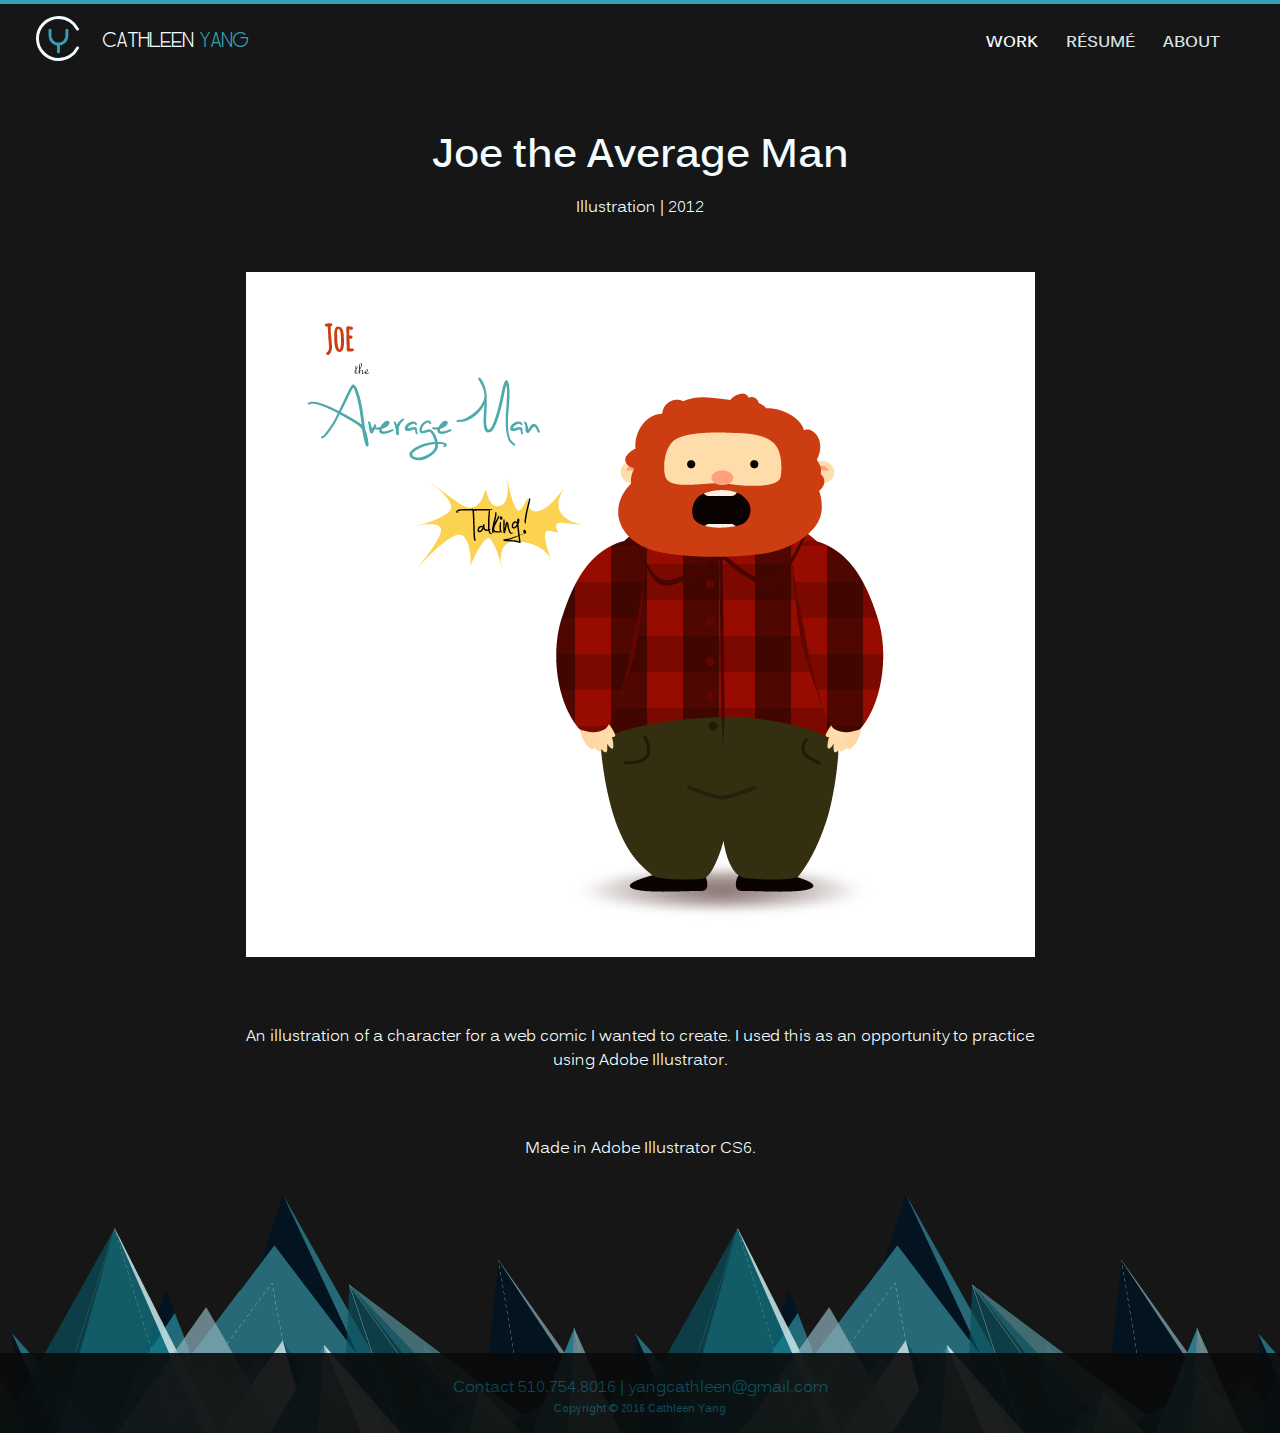
<file: joe.html>
<!DOCTYPE html>
<html>
<head>
	<meta http-equiv="content-type" content="text/html; charset=utf-8">
	<meta name="msvalidate.01" content="02EA4F6C6E2A9CE431CB6147290B7927" />
	<title>Cathleen Yang</title>
	<link rel="stylesheet" type="text/css" href="css/portfoliopage.css">

	<script src="http://code.jquery.com/jquery-1.10.2.js"></script>
	<script src="slidebox-master/slidebox.js"></script> 

</head>
<body id="home">
	
<div id="container">
	<header>
		<div id="top_bar"></div>
		<div id="nav_content">
			<div id="logo">
				<a href="index.html">
					<div id="logo_img"><img src="images/logo-small.svg" alt=""></div>
				</a>
				<h1>Cathleen <span style="color: #33a0b7">Yang</span></h1>
			</div>
			<nav>
				<a href="index.html" id="worknav">Work</a>
				<a href="resume.pdf">Résumé</a>
				<a href="about.html" id="aboutnav">About</a>				
			</nav>
		</div>
	</header>

	<div id="content">
		<h1>Joe the Average Man</h1>
		<h2>Illustration | 2012</h2>
		
		<img src="images/joe.png" alt="">
		<p>
			An illustration of a character for a web comic I wanted to create. I used this as an opportunity to practice using Adobe Illustrator.
		</p>
		
		<p>
			Made in Adobe Illustrator CS6.
		</p>	
	</div>

	<footer>
		<div id="footer_bar">
			<div id="footer_info">
				<p id="contact">Contact 510.754.8016 | yangcathleen@gmail.com</p>
				<p id="copyright">Copyright &copy; 2016 Cathleen Yang</p>
			</div>
		</div>
	</footer>
</div>

</body>

</html>
</file>
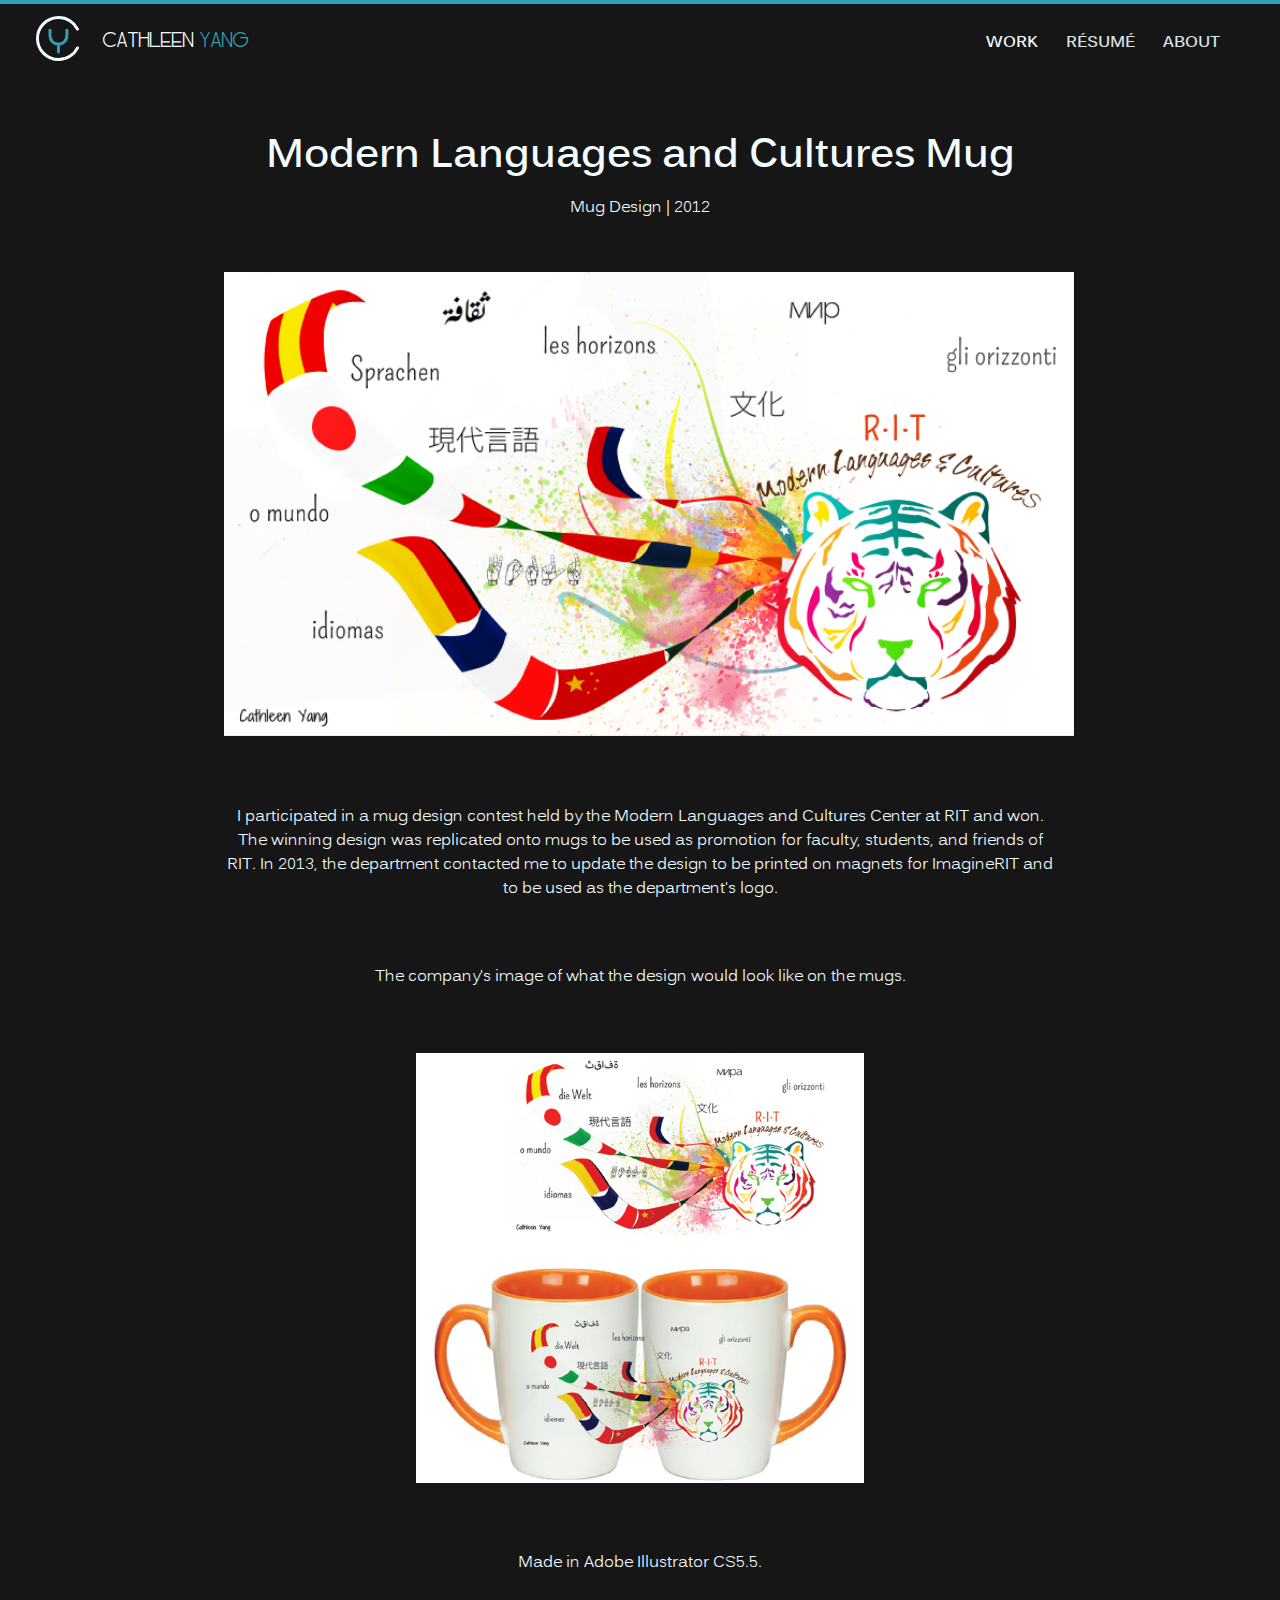
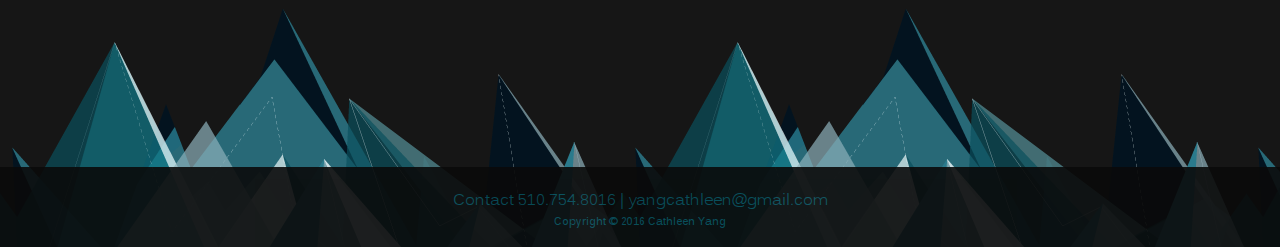
<file: mugdesign.html>
<!DOCTYPE html>
<html>
<head>
	<meta http-equiv="content-type" content="text/html; charset=utf-8">
	<meta name="msvalidate.01" content="02EA4F6C6E2A9CE431CB6147290B7927" />
	<title>Cathleen Yang</title>
	<link rel="stylesheet" type="text/css" href="css/portfoliopage.css">

	<script src="http://code.jquery.com/jquery-1.10.2.js"></script>
	<script src="slidebox-master/slidebox.js"></script> 

</head>
<body id="home">
	
<div id="container">
	<header>
		<div id="top_bar"></div>
		<div id="nav_content">
			<div id="logo">
				<a href="index.html">
					<div id="logo_img"><img src="images/logo-small.svg" alt=""></div>
				</a>
				<h1>Cathleen <span style="color: #33a0b7">Yang</span></h1>
			</div>
			<nav>
				<a href="index.html" id="worknav">Work</a>
				<a href="resume.pdf">Résumé</a>
				<a href="about.html" id="aboutnav">About</a>				
			</nav>
		</div>
	</header>

	<div id="content">
		<h1>Modern Languages and Cultures Mug</h1>
		<h2>Mug Design | 2012</h2>
		
		<img src="images/mugdesign.png" alt="" width="95%">
		<p>
			I participated in a mug design contest held by the Modern Languages and Cultures Center at RIT and won. The winning design was replicated onto mugs to be used as promotion for faculty, students, and friends of RIT. In 2013, the department contacted me to update the design to be printed on magnets for ImagineRIT and to be used as the department's logo.
		</p>
		

		<p>
			The company's image of what the design would look like on the mugs.
		</p>
		<img src="images/mugdesign2.jpg" alt="" width="50%">

		<p>
			Made in Adobe Illustrator CS5.5.
		</p>	
	</div>

	<footer>
		<div id="footer_bar">
			<div id="footer_info">
				<p id="contact">Contact 510.754.8016 | yangcathleen@gmail.com</p>
				<p id="copyright">Copyright &copy; 2016 Cathleen Yang</p>
			</div>
		</div>
	</footer>
</div>

</body>

</html>
</file>
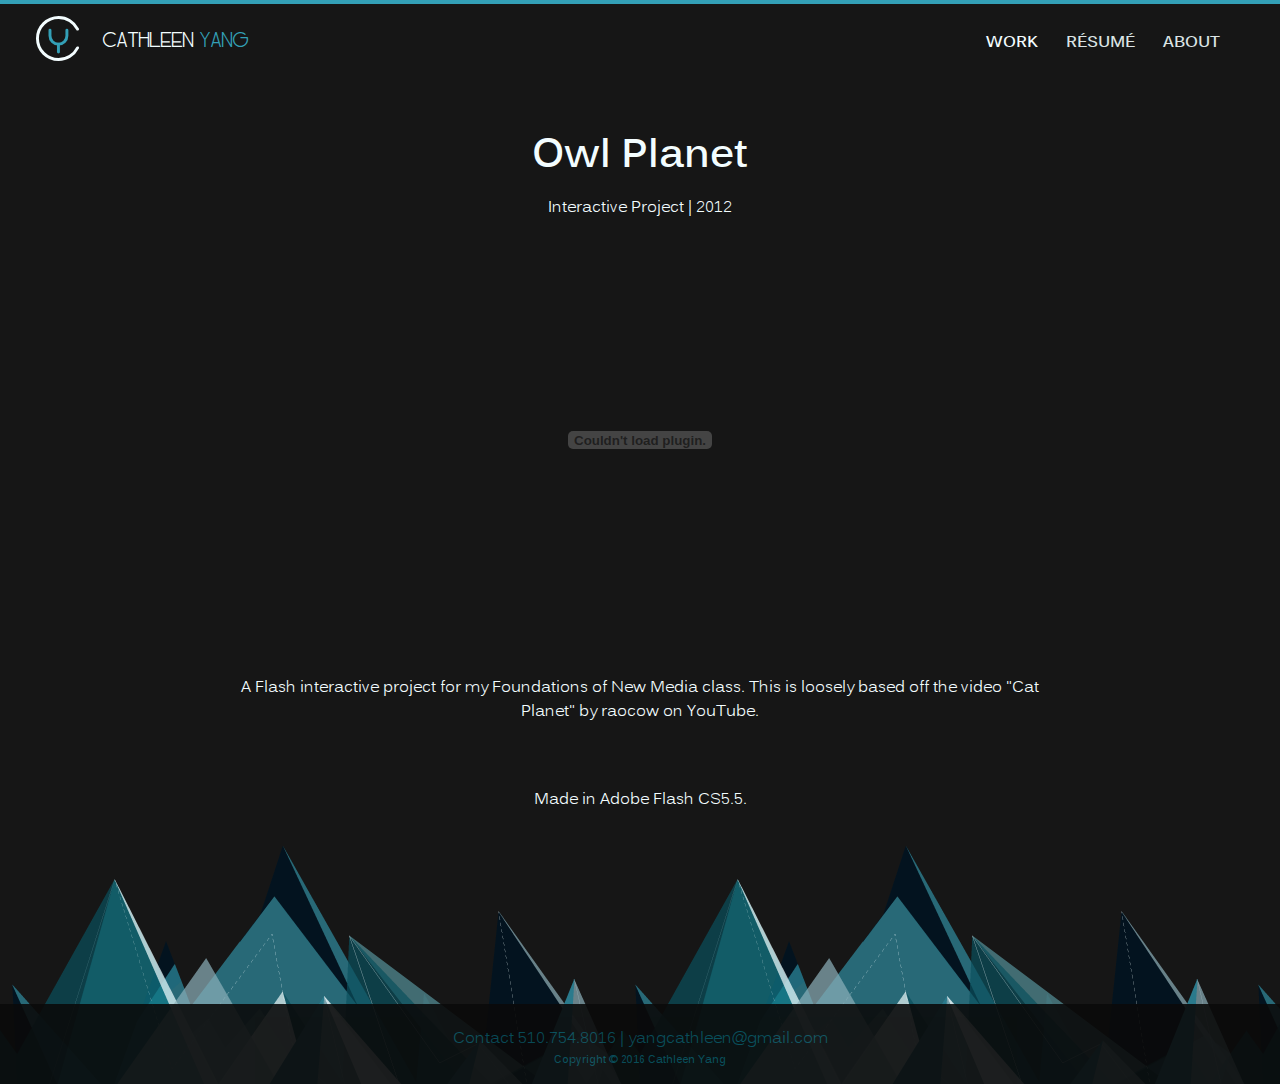
<file: OwlPlanet.html>
<!DOCTYPE html>
<html>
<head>
	<meta http-equiv="content-type" content="text/html; charset=utf-8">
	<meta name="msvalidate.01" content="02EA4F6C6E2A9CE431CB6147290B7927" />
	<title>Cathleen Yang</title>
	<link rel="stylesheet" type="text/css" href="css/portfoliopage.css">

	<script src="http://code.jquery.com/jquery-1.10.2.js"></script>
	<script src="slidebox-master/slidebox.js"></script> 

</head>
<body id="home">
	
<div id="container">
	<header>
		<div id="top_bar"></div>
		<div id="nav_content">
			<div id="logo">
				<a href="index.html">
					<div id="logo_img"><img src="images/logo-small.svg" alt=""></div>
				</a>
				<h1>Cathleen <span style="color: #33a0b7">Yang</span></h1>
			</div>
			<nav>
				<a href="index.html" id="worknav">Work</a>
				<a href="resume.pdf">Résumé</a>
				<a href="about.html" id="aboutnav">About</a>				
			</nav>
		</div>
	</header>

	<div id="content">
		<h1>Owl Planet</h1>
		<h2>Interactive Project | 2012</h2>
		
		<object width="550" height="400" data="images/OwlPlanet.swf"></object>
		<p>
			A Flash interactive project for my Foundations of New Media class. This is loosely based off the video "Cat Planet" by raocow on YouTube.
		</p>
		
		<p>
			Made in Adobe Flash CS5.5.
		</p>	
	</div>

	<footer>
		<div id="footer_bar">
			<div id="footer_info">
				<p id="contact">Contact 510.754.8016 | yangcathleen@gmail.com</p>
				<p id="copyright">Copyright &copy; 2016 Cathleen Yang</p>
			</div>
		</div>
	</footer>
</div>

</body>

</html>
</file>
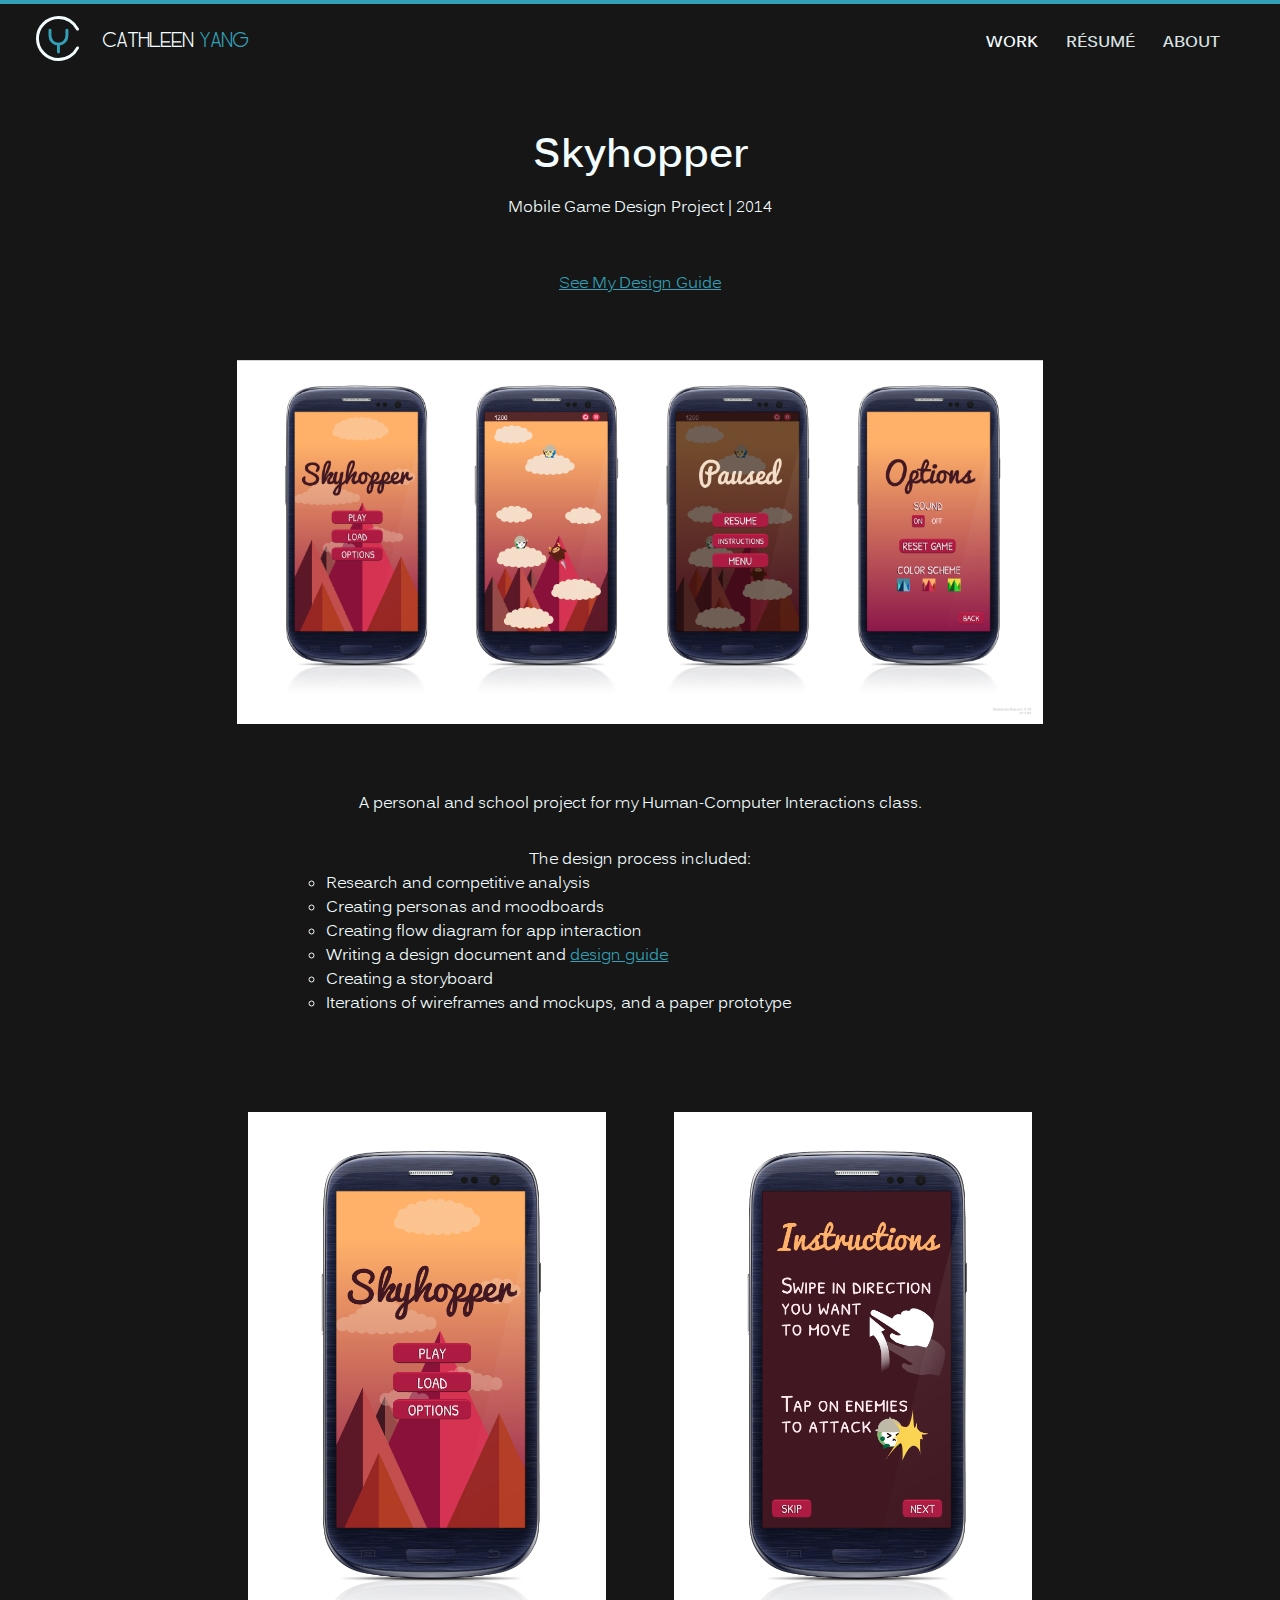
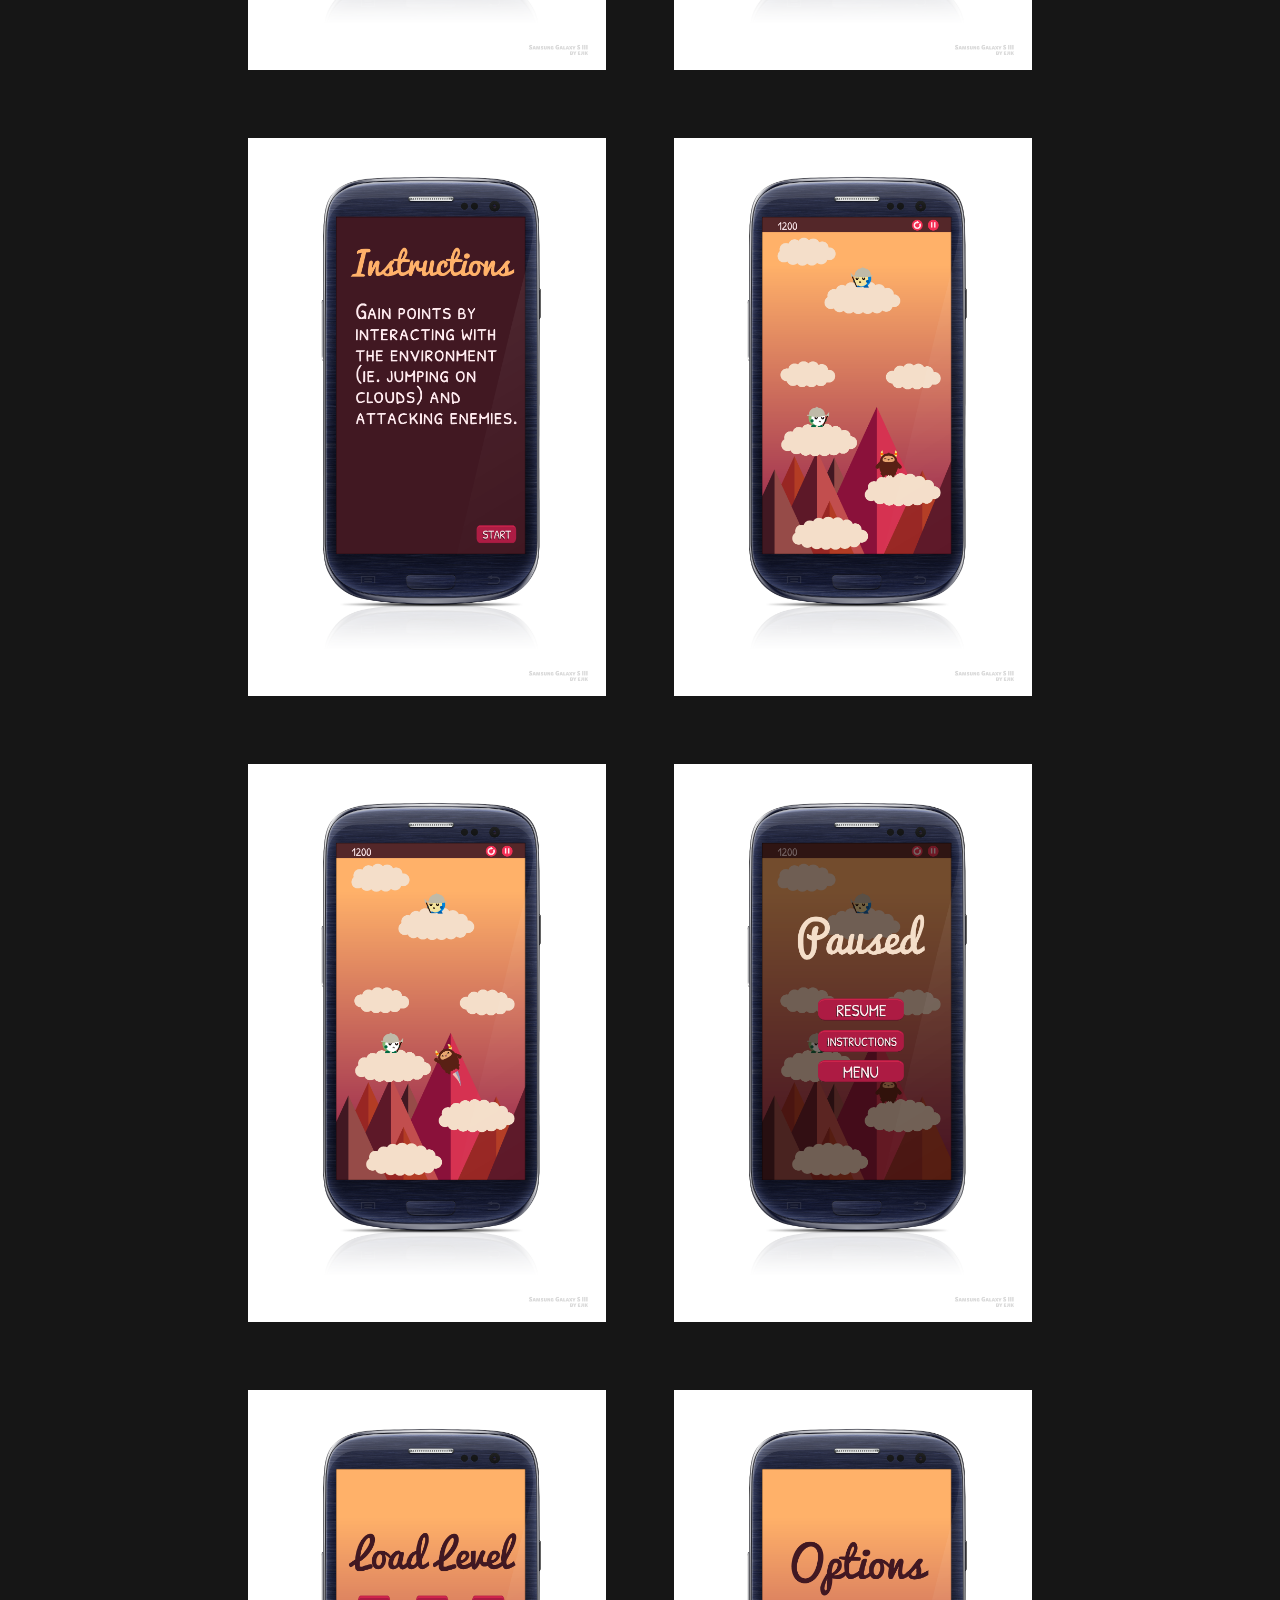
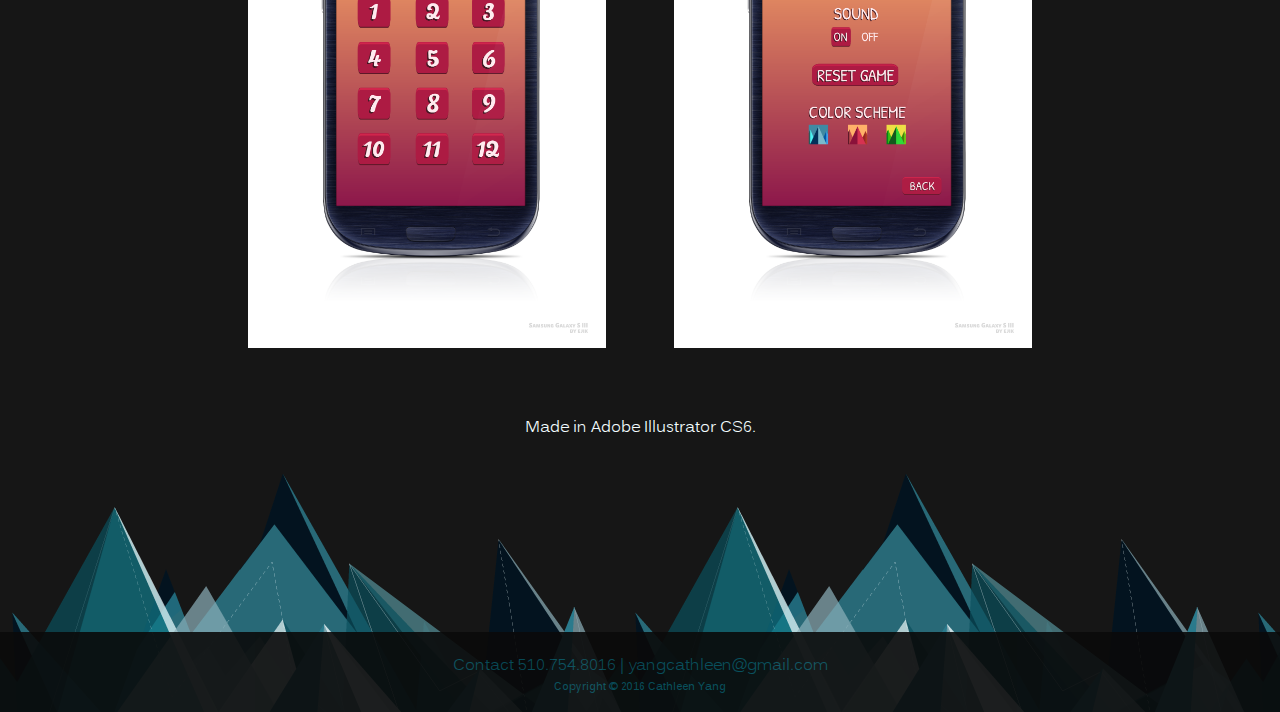
<file: skyhopper.html>
<!DOCTYPE html>
<html>
<head>
	<meta http-equiv="content-type" content="text/html; charset=utf-8">
	<meta name="msvalidate.01" content="02EA4F6C6E2A9CE431CB6147290B7927" />
	<title>Cathleen Yang</title>
	<link rel="stylesheet" type="text/css" href="css/portfoliopage.css">

	<script src="http://code.jquery.com/jquery-1.10.2.js"></script>
	<script src="slidebox-master/slidebox.js"></script> 

</head>
<body id="home">
	
<div id="container">
	<header>
		<div id="top_bar"></div>
		<div id="nav_content">
			<div id="logo">
				<a href="index.html">
					<div id="logo_img"><img src="images/logo-small.svg" alt=""></div>
				</a>
				<h1>Cathleen <span style="color: #33a0b7">Yang</span></h1>
			</div>
			<nav>
				<a href="index.html" id="worknav">Work</a>
				<a href="resume.pdf">Résumé</a>
				<a href="about.html" id="aboutnav">About</a>				
			</nav>
		</div>
	</header>

	<div id="content">
		<h1>Skyhopper</h1>
		<h2>Mobile Game Design Project | 2014</h2>
		
		<p><a href="images/annotateddesigns.pdf">See My Design Guide</a></p>

		<img src="images/skyhopper1.png" alt="" width="90%">
		<p>
			A personal and school project for my Human-Computer Interactions class. 

			<ul>
				The design process included: 
				<li> 
					Research and competitive analysis
				</li>
				<li> 
					Creating personas and moodboards
				</li>
				<li> 
					Creating flow diagram for app interaction
				</li>
				<li> 
					Writing a design document and <a href="images/annotateddesigns.pdf">design guide</a>
				</li>
				<li>
					Creating a storyboard
				</li>
				<li>
					Iterations of wireframes and mockups, and a paper prototype
				</li>
			</ul>

		<!-- 	research and competitive analysis, creating personas and mood boards, and creating a flow diagram for app interaction. I also wrote a design document and <a href="images/annotateddesigns.pdf">design guide</a>, created a storyboard, iterations of wireframes and mockups, and a paper prototype. I continued the project with another student in my iOS Games class where we made it a functioning iOS game. -->
		</p>

		<img src="images/skyhopper2.png" alt="" width="40%">
		<img src="images/skyhopper3.png" alt="" width="40%">
		<img src="images/skyhopper4.png" alt="" width="40%">
		
		<img src="images/skyhopper5.png" alt="" width="40%">
		<img src="images/skyhopper6.png" alt="" width="40%">
		<img src="images/skyhopper7.png" alt="" width="40%">
		<img src="images/skyhopper8.png" alt="" width="40%">
		<img src="images/skyhopper9.png" alt="" width="40%">

		<!-- <object width="600" height="500" data="images/annotateddesigns.pdf"></object> -->

		<p>
			Made in Adobe Illustrator CS6.
		</p>	
	</div>

	<footer>
		<div id="footer_bar">
			<div id="footer_info">
				<p id="contact">Contact 510.754.8016 | yangcathleen@gmail.com</p>
				<p id="copyright">Copyright &copy; 2016 Cathleen Yang</p>
			</div>
		</div>
	</footer>
</div>

</body>

</html>
</file>
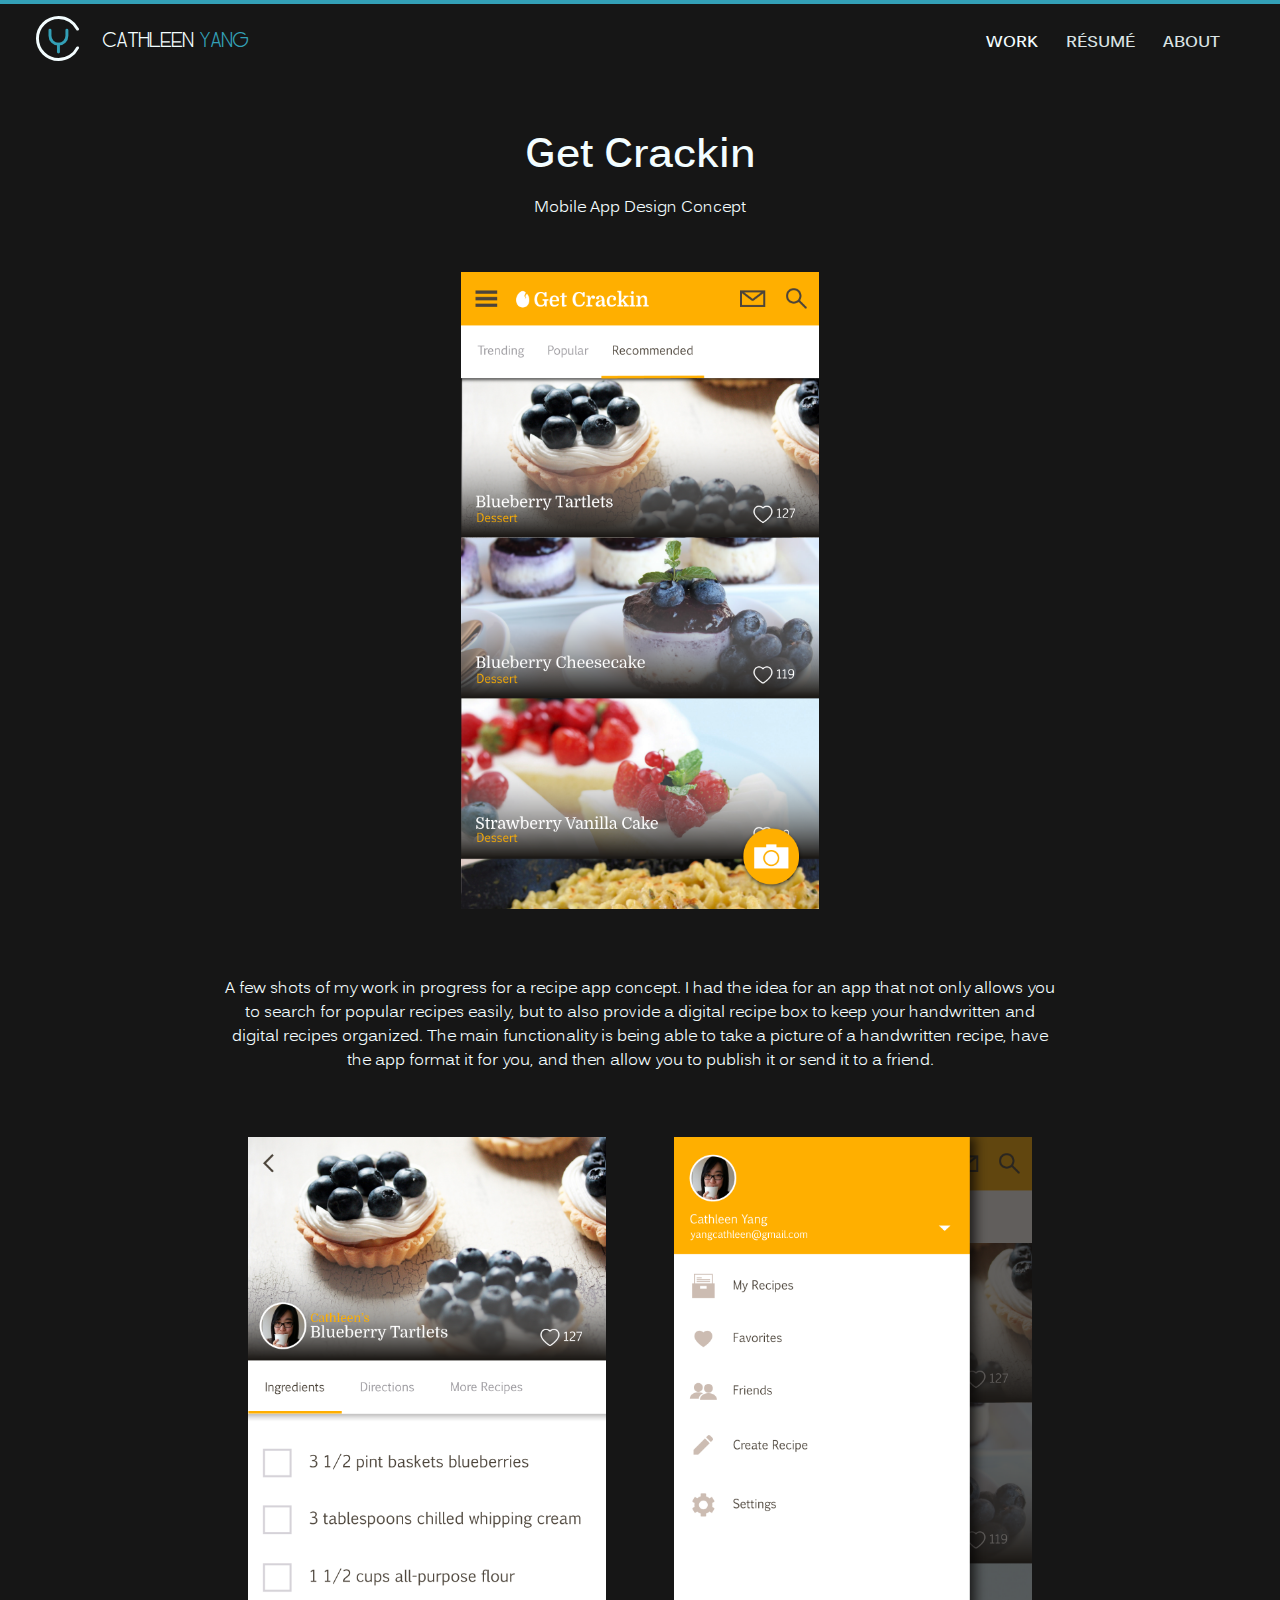
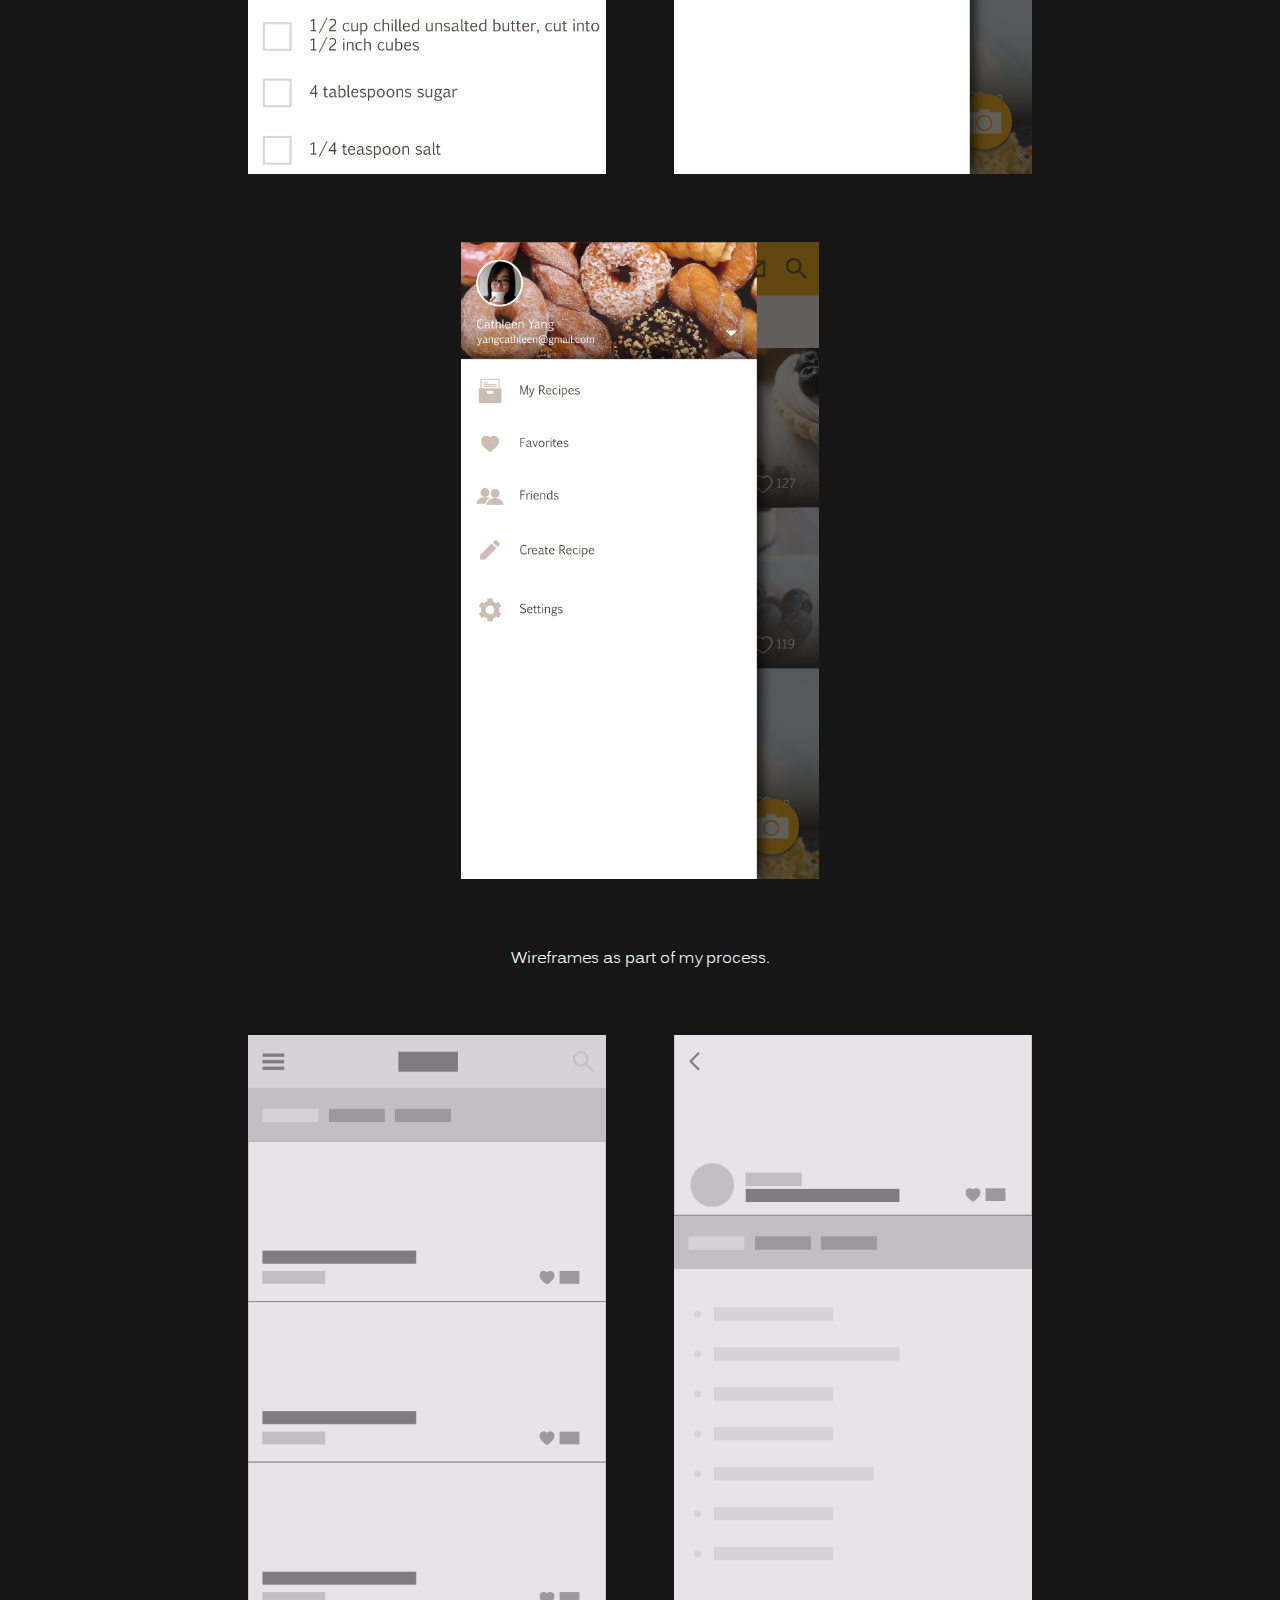
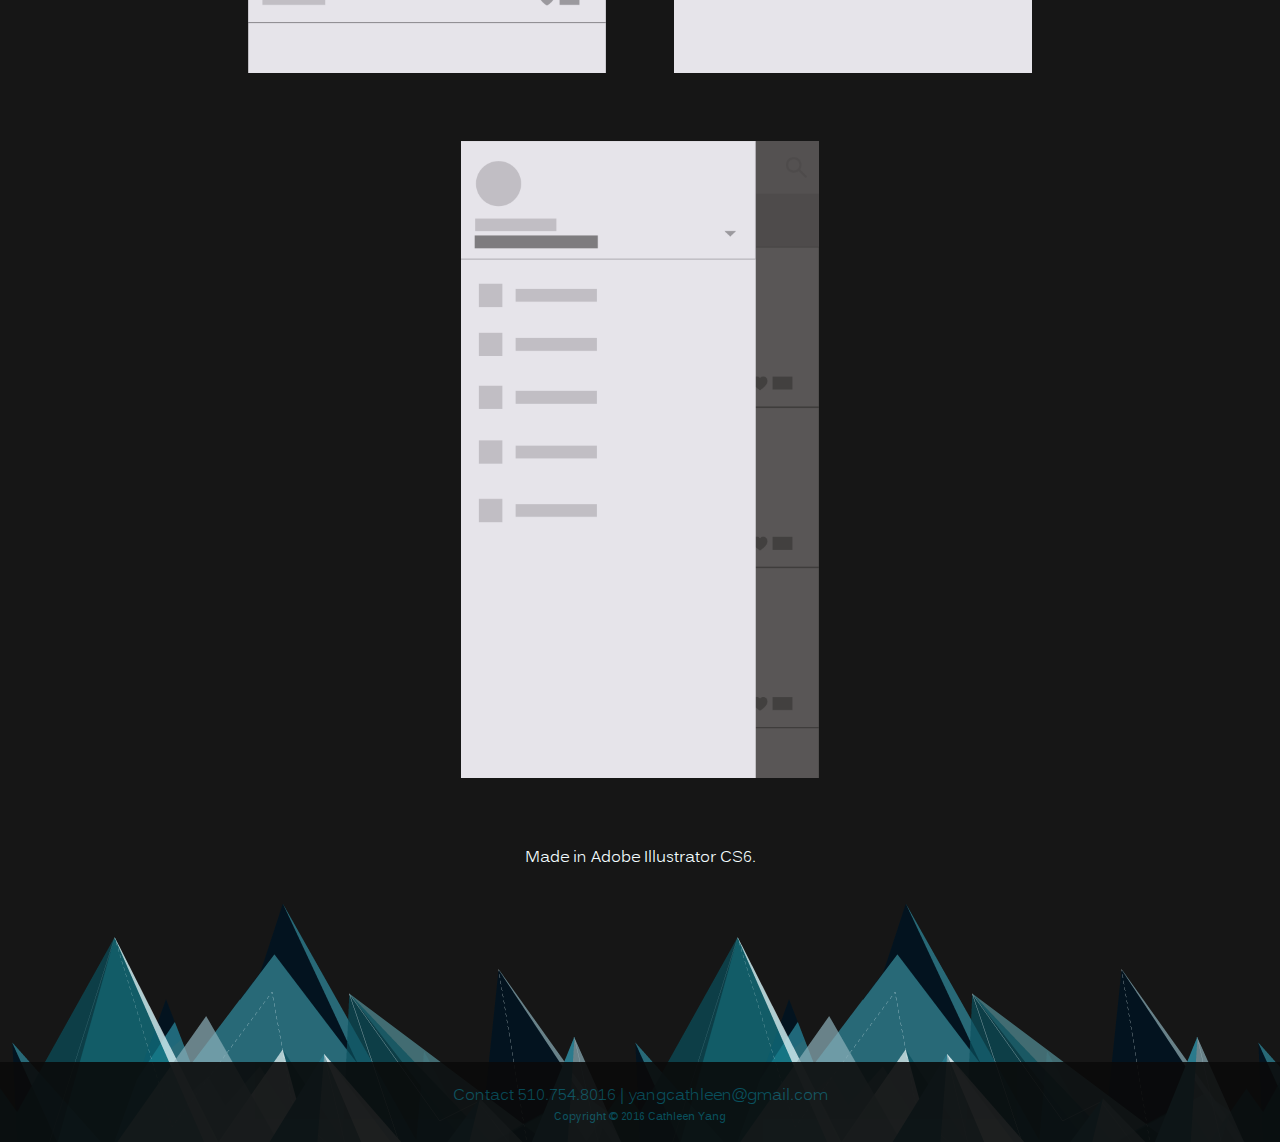
<file: template.html>
<!DOCTYPE html>
<html>
<head>
	<meta http-equiv="content-type" content="text/html; charset=utf-8">
	<meta name="msvalidate.01" content="02EA4F6C6E2A9CE431CB6147290B7927" />
	<title>Cathleen Yang</title>
	<link rel="stylesheet" type="text/css" href="css/portfoliopage.css">

	<script src="http://code.jquery.com/jquery-1.10.2.js"></script>
	<script src="slidebox-master/slidebox.js"></script> 

</head>
<body id="home">
	
<div id="container">
	<header>
		<div id="top_bar"></div>
		<div id="nav_content">
			<div id="logo">
				<div id="logo_img"><img src="images/logo-small.svg" alt=""></div>
				<h1>Cathleen <span style="color: #33a0b7">Yang</span></h1>
			</div>
			<nav>
				<a href="index.html" id="worknav">Work</a>
				<a href="resume.pdf">Résumé</a>
				<a href="about.html" id="aboutnav">About</a>				
			</nav>
		</div>
	</header>

	<div id="content">
		<h1>Get Crackin</h1>
		<h2>Mobile App Design Concept</h2>
		
		<img src="images/recipe1.png" alt="" width="40%">
		<p>
			A few shots of my work in progress for a recipe app concept. I had the idea for an app that not only allows you to search for popular recipes easily, but to also provide a digital recipe box to keep your handwritten and digital recipes organized. The main functionality is being able to take a picture of a handwritten recipe, have the app format it for you, and then allow you to publish it or send it to a friend. 
		</p>
		<img src="images/recipe4.png" alt="" width="40%">
		<img src="images/recipe2.png" alt="" width="40%"><img src="images/recipe3.png" alt="" width="40%">
		
		<p> 
			Wireframes as part of my process.
		</p>

		<img src="images/wireframe1.png" alt="" width="40%">
		<img src="images/wireframe2.png" alt="" width="40%">
		<img src="images/wireframe3.png" alt="" width="40%">

		<p>
			Made in Adobe Illustrator CS6.
		</p>	
	</div>

	<footer>
		<div id="footer_bar">
			<div id="footer_info">
				<p id="contact">Contact 510.754.8016 | yangcathleen@gmail.com</p>
				<p id="copyright">Copyright &copy; 2016 Cathleen Yang</p>
			</div>
		</div>
	</footer>
</div>

</body>

</html>
</file>
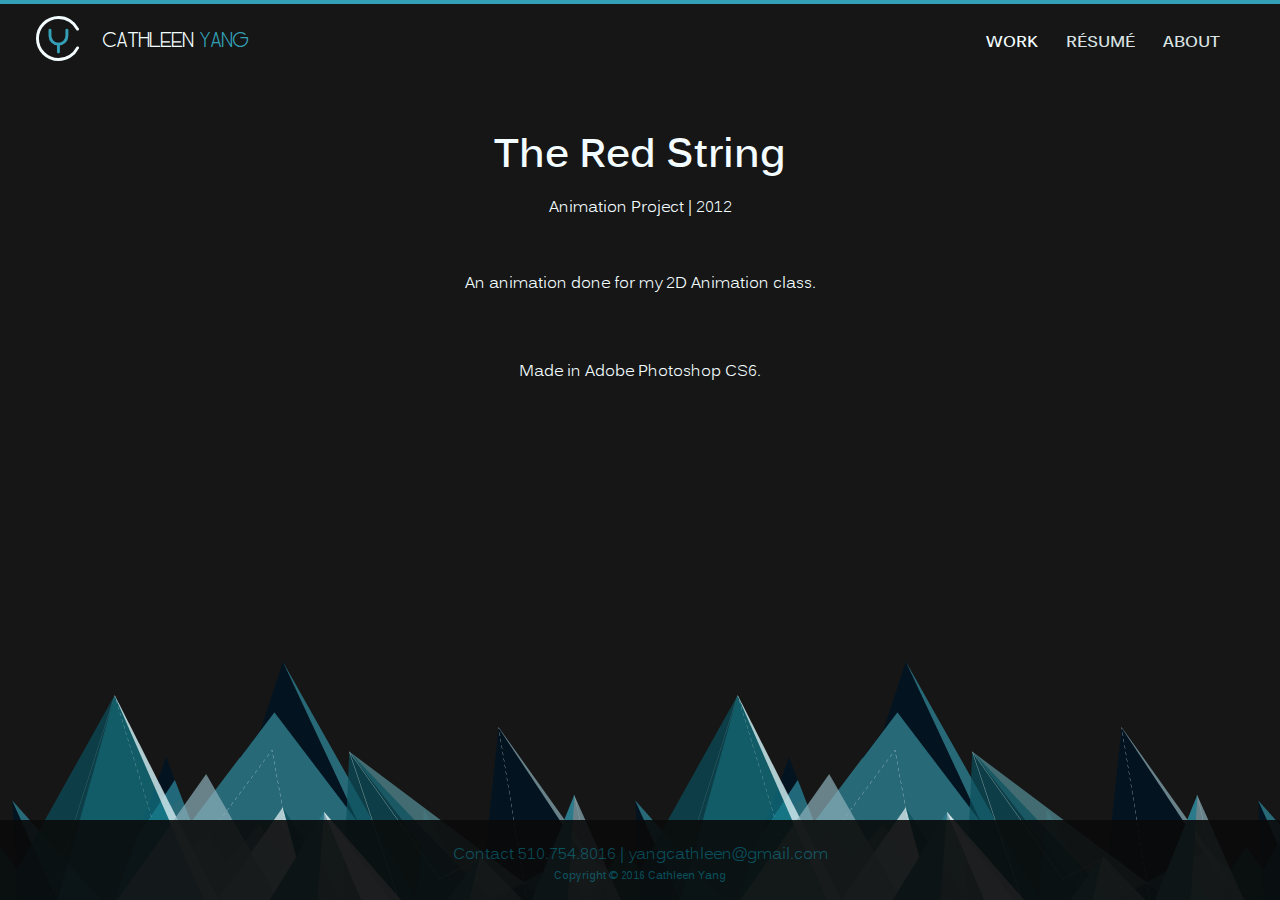
<file: theredstring.html>
<!DOCTYPE html>
<html>
<head>
	<meta http-equiv="content-type" content="text/html; charset=utf-8">
	<meta name="msvalidate.01" content="02EA4F6C6E2A9CE431CB6147290B7927" />
	<title>Cathleen Yang</title>
	<link rel="stylesheet" type="text/css" href="css/portfoliopage.css">

	<script src="http://code.jquery.com/jquery-1.10.2.js"></script>
	<script src="slidebox-master/slidebox.js"></script> 

</head>
<body id="home">
	
<div id="container">
	<header>
		<div id="top_bar"></div>
		<div id="nav_content">
			<div id="logo">
				<a href="index.html">
					<div id="logo_img"><img src="images/logo-small.svg" alt=""></div>
				</a>
				<h1>Cathleen <span style="color: #33a0b7">Yang</span></h1>
			</div>
			<nav>
				<a href="index.html" id="worknav">Work</a>
				<a href="resume.pdf">Résumé</a>
				<a href="about.html" id="aboutnav">About</a>				
			</nav>
		</div>
	</header>

	<div id="content">
		<h1>The Red String</h1>
		<h2>Animation Project | 2012</h2>
		
		<!-- <object width="560" height="315" data="https://youtu.be/J_0LUrUeSak"></object> -->
		<p>
			An animation done for my 2D Animation class.
		</p>
		
		<p>
			Made in Adobe Photoshop CS6.
		</p>	
	</div>

	<footer>
		<div id="footer_bar">
			<div id="footer_info">
				<p id="contact">Contact 510.754.8016 | yangcathleen@gmail.com</p>
				<p id="copyright">Copyright &copy; 2016 Cathleen Yang</p>
			</div>
		</div>
	</footer>
</div>

</body>

</html>
</file>
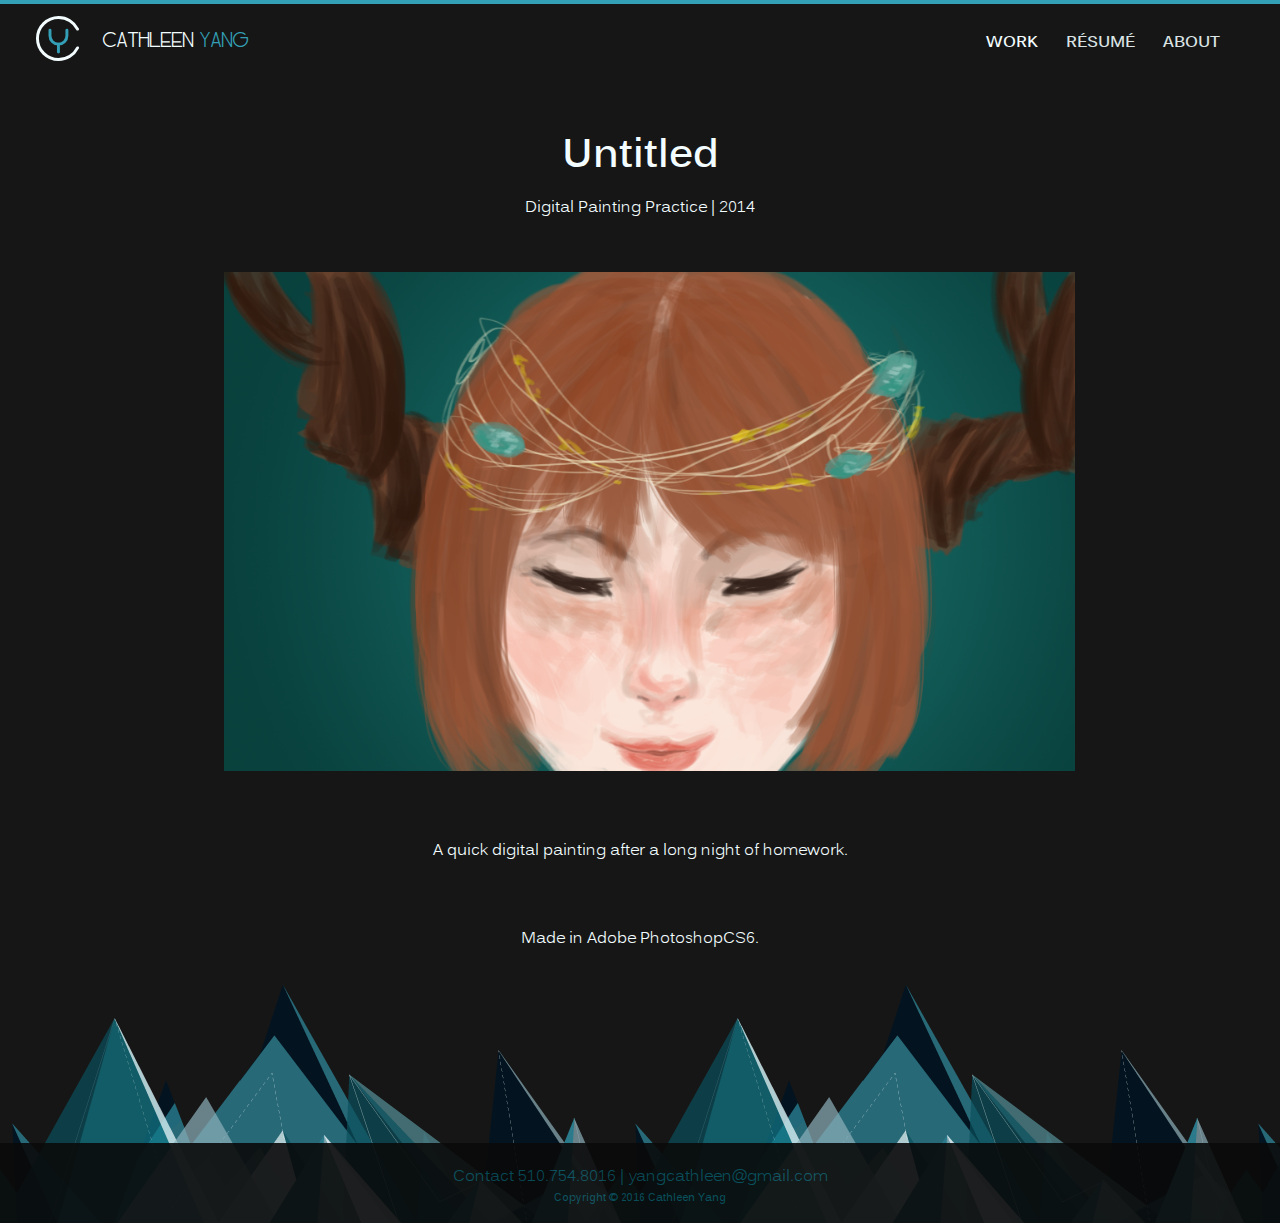
<file: untitledpainting.html>
<!DOCTYPE html>
<html>
<head>
	<meta http-equiv="content-type" content="text/html; charset=utf-8">
	<meta name="msvalidate.01" content="02EA4F6C6E2A9CE431CB6147290B7927" />
	<title>Cathleen Yang</title>
	<link rel="stylesheet" type="text/css" href="css/portfoliopage.css">

	<script src="http://code.jquery.com/jquery-1.10.2.js"></script>
	<script src="slidebox-master/slidebox.js"></script> 

</head>
<body id="home">
	
<div id="container">
	<header>
		<div id="top_bar"></div>
		<div id="nav_content">
			<div id="logo">
				<a href="index.html">
					<div id="logo_img"><img src="images/logo-small.svg" alt=""></div>
				</a>
				<h1>Cathleen <span style="color: #33a0b7">Yang</span></h1>
			</div>
			<nav>
				<a href="index.html" id="worknav">Work</a>
				<a href="resume.pdf">Résumé</a>
				<a href="about.html" id="aboutnav">About</a>				
			</nav>
		</div>
	</header>

	<div id="content">
		<h1>Untitled</h1>
		<h2>Digital Painting Practice | 2014</h2>
		
		<img src="images/practice.png" alt="" width="95%">
		<p>
			A quick digital painting after a long night of homework.
		</p>
		
		<p>
			Made in Adobe PhotoshopCS6.
		</p>	
	</div>

	<footer>
		<div id="footer_bar">
			<div id="footer_info">
				<p id="contact">Contact 510.754.8016 | yangcathleen@gmail.com</p>
				<p id="copyright">Copyright &copy; 2016 Cathleen Yang</p>
			</div>
		</div>
	</footer>
</div>

</body>

</html>
</file>
<file: css/about.css>
@import url('style.css');

/*#content {
	width: 70%;
	margin: 0 auto;
	padding: 6em;
	text-align: center;
}
*/


#profile{
	display: inline-block;
	vertical-align: middle;
}

#about{
	padding-left: 0.8em;
	font-family: Kalinga;
	display: inline-block;
	vertical-align: middle;
	text-align: left;
}

#about h3 {
	font-weight: 700;
}

#about p{
	width: 20em;
	font-size: 0.8em;
	font-weight: 100;
	line-height: 1.5em;
}
</file>
<file: css/portfoliopage.css>
@import url('style.css');

#content {
	padding-bottom: 15em;
}

#content h1 {
	font-weight: 700;
	font-size: 2.5em;
	padding-top: 1em;
	color: #f3fdff;
}

#content h2 {
	font-size: 1em;
	padding: 1.5em;
	color: #f3fdff;
}

#content img {
	padding: 2em;
}

#content p {
	line-height: 1.5em;
	padding: 2em;
}


/*#content>p a:visited {
	color: #DBE4E5;
}*/

#content ul {
	width: 70%;
	line-height: 1.5em;

}
#content li {
	text-align: left;
	list-style-type: circle;
	
}

#content div {
	width: 70%;
}

#content>p a, #content li a{
	text-decoration: underline;
	color: #33a0b7;
}
</file>
<file: css/style.css>
@import url('reset.css');
@import url('font.css');

html, body, ul, div, span, footer{
	padding: 0;
	margin: 0 auto;
	font-size: 100%;
	-webkit-font-smoothing: antialiased;
	-moz-font-smoothing: antialiased;
	-o-font-smoothing: antialiased;
}

html, body {
	height: 100%;
}

body {
	background-color: #161616;
}

body#home a#worknav, body#aboutpage a#aboutnav{
	color: #f3fdff;
}

header{
	width: 100%;
	height: 5em;
	position: fixed;
	background-color: #161616;
}

#container {
 	margin: 0 auto;
 	position: relative;
 	min-height: 100%;
}

#nav_content h1 {
	font-family: glasket500;
	font-size: 1.8em;
	font-weight: 100;
	color: #f3fdff;
	text-transform: uppercase;
}

ul {
	list-style-type: none;
}

a:link {
	text-decoration: none;
}


#top_bar {
	height: 4px;
	width: 100%;
	background-color: #33a0b7;
}

#nav_content {
	height: inherit;
	padding: 12px;
	margin: 0 24px;
}

#nav_content h1 {
	display: inline-block;
	margin-left: 20px;
	vertical-align: middle;
}

#logo {
	float: left;
}

#logo_img {
	display: inline-block;
	height: inherit;
	vertical-align: middle;
}

nav {
	float: right;
	line-height: 3.2em;
}

nav a {
	font-family: Kalinga;
	font-weight: bold;
	font-size: 1em;color: #DBE4E5;
	
	margin-right: 24px;
	text-transform: uppercase;
}

#name {
	float: left;
	position: absolute;
	left: 120px;
}

/*#content {
	margin-top: 60px;
	margin-left: 150px;
	position: relative;
}
*/

.work{
	float: left;
}

footer {
	height: 14.9375em;
	width: 100%;
    background-image: url('../images/footer.png');
    background-repeat: repeat-x;
    position: absolute;
    bottom: 0;
}

#footer_bar {
	height: 5em;
	width: 100%;
	background-color: #0a0a0a;
	opacity: 0.9;
	filter:alpha(opacity=90); /* For IE8 and earlier */
	position: absolute;
	bottom: 0;
}
#footer_info{
	color: #094f5c;
	font: 12pt Kalinga;
	text-align: center;
}

#contact{
	margin-top: 1.35em;
}

#copyright{
	font: 8pt Kalinga;
}

/* Carousel */

.carousel{
	overflow: hidden;
	/*position: relative;*/
	/*margin-top: 60px;
	margin-left: 150px;*/
	padding-top: 6.750em;
	padding-left: 9.375em;
	height: 13.750em;
}

#carousel_content{
	list-style: none;
	width: 9999px;
	position: relative;
}

#carousel_content img{
	height: 100%;
}

#carousel_content li{
	float: left;
}

.carousel-left, .carousel-right{
	position: absolute;
	padding: 15px 0px;
	cursor: pointer;
	cursor: hand;
	font: 1em Kalinga;
	color: #33a0b7;
}

.carousel-left{
	left: 0;
	margin-left: 150px;
}

.carousel-right{
	right: 0;
	margin-right: 150px;
}

.lightbox-cont{
	position: fixed;
	z-index: 998;
	top: 0;
	bottom: 0;
	left:0;
	width: 100%;
	height: 100%;
	background: #000;
	opacity: .75;
}

.lightbox{
	position: fixed;
	z-index: 999;
	top: 2.5%;
	text-align: center;
	margin: 0 auto;
	width: 100%;
}

.lightbox img{
	border: .em solid #fff;
	width: auto;
	margin: 0 auto;
	max-height: 90%;
}

.lightbox-caption{
	position: absolute;
	font: 10pt Kalinga;
	color: #fff;
	text-align: center;
	width: 100%;
}


/*For both about.html and template.html content */

#content {
	width: 70%;
	margin: 0 auto;
	padding-top: 6em;
	text-align: center;
	font-family: Kalinga;
	color: #f3fdff;
}
</file>
